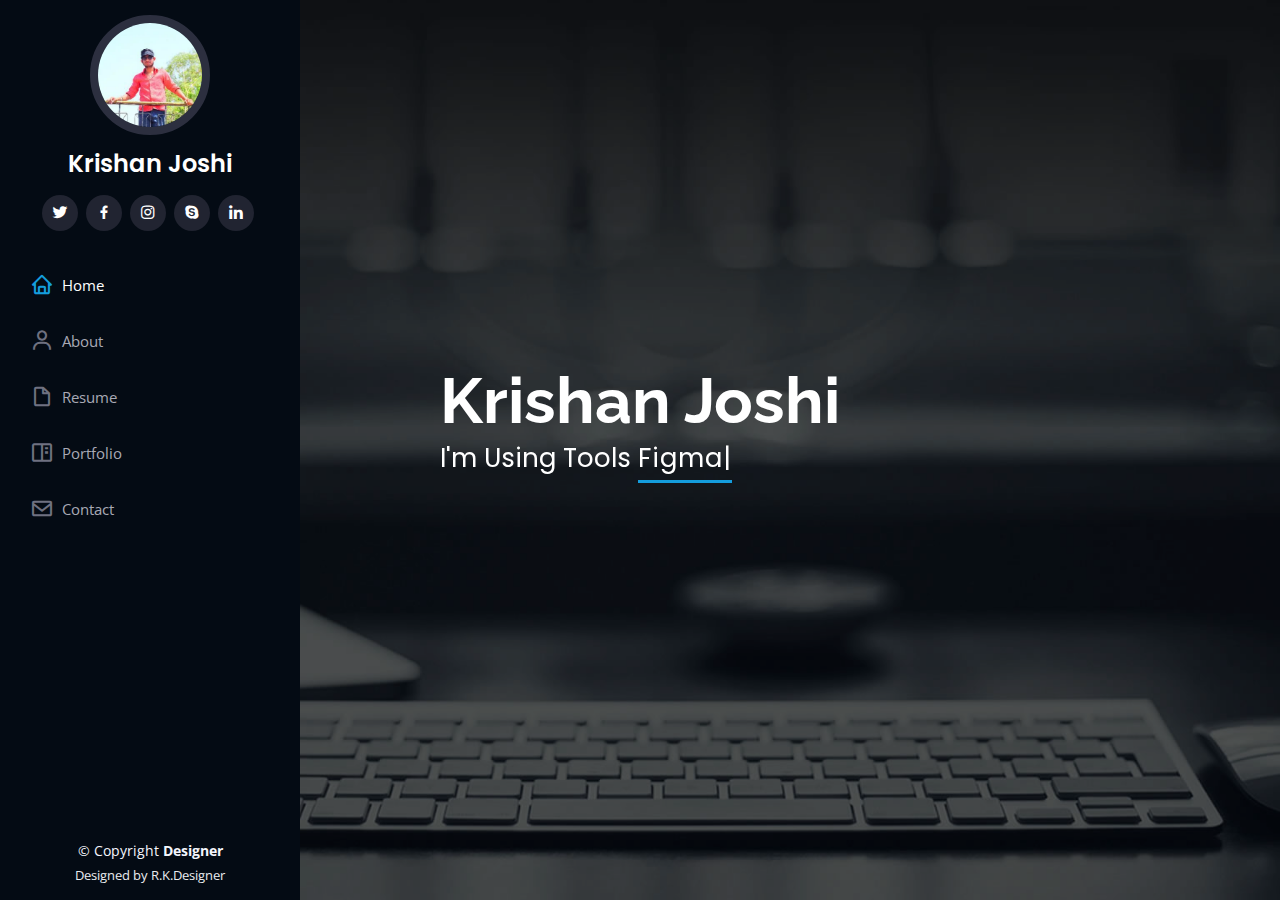
<file: index.html>
<!DOCTYPE html>
<html lang="en">

<head>
    <meta charset="utf-8">
    <meta content="width=device-width, initial-scale=1.0" name="viewport">

    <title>R.K.Designer-Index</title>
    <meta content="" name="description">
    <meta content="" name="keywords">

    <!-- Favicons -->
    <!-- <link href="assets/img/favicon.png" rel="icon">
    <link href="assets/img/apple-touch-icon.png" rel="apple-touch-icon"> -->

    <!-- Google Fonts -->
    <link href="https://fonts.googleapis.com/css?family=Open+Sans:300,300i,400,400i,600,600i,700,700i|Raleway:300,300i,400,400i,500,500i,600,600i,700,700i|Poppins:300,300i,400,400i,500,500i,600,600i,700,700i" rel="stylesheet">

    <!-- Vendor CSS Files -->
    <link href="assets/vendor/aos/aos.css" rel="stylesheet">
    <link href="assets/vendor/bootstrap/css/bootstrap.min.css" rel="stylesheet">
    <link href="assets/vendor/bootstrap-icons/bootstrap-icons.css" rel="stylesheet">
    <link href="assets/vendor/boxicons/css/boxicons.min.css" rel="stylesheet">
    <link href="assets/vendor/glightbox/css/glightbox.min.css" rel="stylesheet">
    <link href="assets/vendor/swiper/swiper-bundle.min.css" rel="stylesheet">
    <link href="assets/css/style.css" rel="stylesheet">

</head>

<body>

    <!-- ======= Mobile nav toggle button ======= -->
    <i class="bi bi-list mobile-nav-toggle d-xl-none"></i>

    <!-- ======= Header ======= -->
    <header id="header">
        <div class="d-flex flex-column">

            <div class="profile">
                <img src="assets/img/profile-img.jpg" alt="" class="img-fluid rounded-circle">
                <h1 class="text-light"><a href="index.html">Krishan Joshi</a></h1>
                <div class="social-links mt-3 text-center">
                    <a href="#" class="twitter"><i class="bx bxl-twitter"></i></a>
                    <a href="#" class="facebook"><i class="bx bxl-facebook"></i></a>
                    <a href="#" class="instagram"><i class="bx bxl-instagram"></i></a>
                    <a href="#" class="google-plus"><i class="bx bxl-skype"></i></a>
                    <a href="#" class="linkedin"><i class="bx bxl-linkedin"></i></a>
                </div>
            </div>

            <nav id="navbar" class="nav-menu navbar">
                <ul>
                    <li><a href="index.html" class="nav-link scrollto active"><i class="bx bx-home"></i> <span>Home</span></a></li>
                    <li><a href="About.html" class="nav-link scrollto"><i class="bx bx-user"></i> <span>About</span></a></li>
                    <li><a href="Resume.html" class="nav-link scrollto"><i class="bx bx-file-blank"></i> <span>Resume</span></a></li>
                    <li><a href="Portfolio.html" class="nav-link scrollto"><i class="bx bx-book-content"></i> <span>Portfolio</span></a></li>
                    <!-- <li><a href="Services.html" class="nav-link scrollto"><i class="bx bx-server"></i> <span>Services</span></a></li> -->
                    <li><a href="Contact.html" class="nav-link scrollto"><i class="bx bx-envelope"></i> <span>Contact</span></a></li>
                </ul>
            </nav>
            <!-- .nav-menu -->
        </div>
    </header>
    <!-- End Header -->

    <!-- ======= Hero Section ======= -->
    <section id="hero" class="d-flex flex-column justify-content-center align-items-center">
        <div class="hero-container" data-aos="fade-in">
            <h1>Krishan Joshi</h1>
            <!-- <p>I'm <span class="typed" data-typed-items="Designer"></span></p> -->
            <p>I'm Using Tools <span class="typed" data-typed-items="Figma, Adobe XD, Adobe Photoshop , Adobe illustrator,HTML, CSS , Bootstrap"></span></p>
        </div>
    </section>
    <!-- End Hero -->

    <main id="main">

    </main>
    <!-- End #main -->

    <!-- ======= Footer ======= -->
    <footer id="footer">
        <div class="container">
            <div class="copyright">
                &copy; Copyright <strong><span>Designer</span></strong>
            </div>
            <div class="credits">
                Designed by R.K.Designer</a>
            </div>
        </div>
    </footer>
    <!-- End  Footer -->

    <a href="#" class="back-to-top d-flex align-items-center justify-content-center"><i class="bi bi-arrow-up-short"></i></a>

    <!-- Vendor JS Files -->
    <script src="assets/vendor/aos/aos.js"></script>
    <script src="assets/vendor/bootstrap/js/bootstrap.bundle.min.js"></script>
    <script src="assets/vendor/glightbox/js/glightbox.min.js"></script>
    <script src="assets/vendor/isotope-layout/isotope.pkgd.min.js"></script>
    <script src="assets/vendor/php-email-form/validate.js"></script>
    <script src="assets/vendor/purecounter/purecounter.js"></script>
    <script src="assets/vendor/swiper/swiper-bundle.min.js"></script>
    <script src="assets/vendor/typed.js/typed.min.js"></script>
    <script src="assets/vendor/waypoints/noframework.waypoints.js"></script>

    <!-- Template Main JS File -->
    <script src="assets/js/main.js"></script>

</body>

</html>
</file>
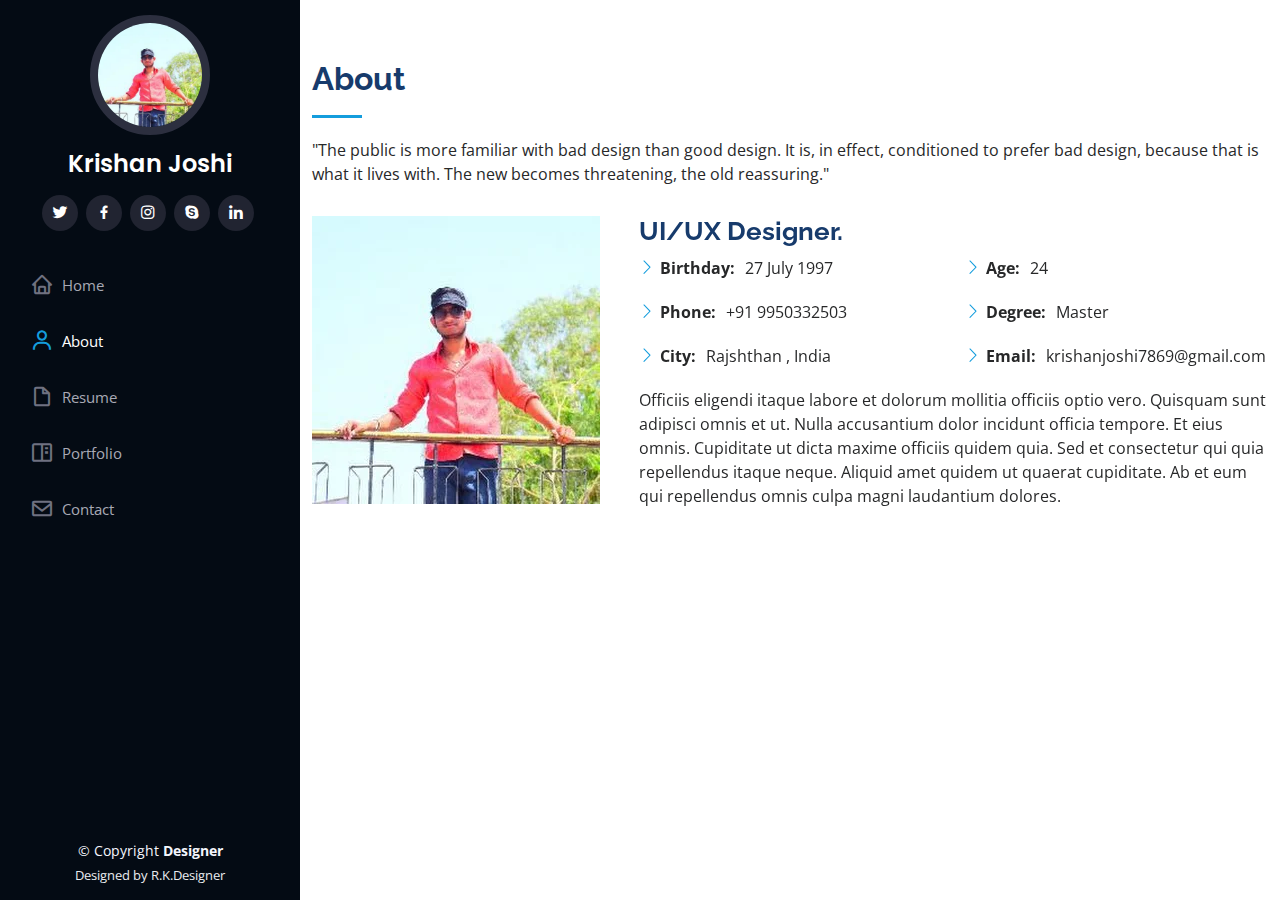
<file: About.html>
<!DOCTYPE html>
<html lang="en">

<head>
    <meta charset="utf-8">
    <meta content="width=device-width, initial-scale=1.0" name="viewport">

    <title>R.K.Designer-About-Us</title>
    <meta content="" name="description">
    <meta content="" name="keywords">

    <!-- Favicons -->
    <!-- <link href="assets/img/favicon.png" rel="icon">
    <link href="assets/img/apple-touch-icon.png" rel="apple-touch-icon"> -->

    <!-- Google Fonts -->
    <link href="https://fonts.googleapis.com/css?family=Open+Sans:300,300i,400,400i,600,600i,700,700i|Raleway:300,300i,400,400i,500,500i,600,600i,700,700i|Poppins:300,300i,400,400i,500,500i,600,600i,700,700i" rel="stylesheet">

    <!-- Vendor CSS Files -->
    <link href="assets/vendor/aos/aos.css" rel="stylesheet">
    <link href="assets/vendor/bootstrap/css/bootstrap.min.css" rel="stylesheet">
    <link href="assets/vendor/bootstrap-icons/bootstrap-icons.css" rel="stylesheet">
    <link href="assets/vendor/boxicons/css/boxicons.min.css" rel="stylesheet">
    <link href="assets/vendor/glightbox/css/glightbox.min.css" rel="stylesheet">
    <link href="assets/vendor/swiper/swiper-bundle.min.css" rel="stylesheet">

    <!-- Template Main CSS File -->
    <link href="assets/css/style.css" rel="stylesheet">

</head>

<body>

    <!-- ======= Mobile nav toggle button ======= -->
    <i class="bi bi-list mobile-nav-toggle d-xl-none"></i>

    <!-- ======= Header ======= -->
    <header id="header">
        <div class="d-flex flex-column">

            <div class="profile">
                <img src="assets/img/profile-img.jpg" alt="" class="img-fluid rounded-circle">
                <h1 class="text-light"><a href="index.html">Krishan Joshi</a></h1>
                <div class="social-links mt-3 text-center">
                    <a href="#" class="twitter"><i class="bx bxl-twitter"></i></a>
                    <a href="#" class="facebook"><i class="bx bxl-facebook"></i></a>
                    <a href="#" class="instagram"><i class="bx bxl-instagram"></i></a>
                    <a href="#" class="google-plus"><i class="bx bxl-skype"></i></a>
                    <a href="#" class="linkedin"><i class="bx bxl-linkedin"></i></a>
                </div>
            </div>

            <nav id="navbar" class="nav-menu navbar">
                <ul>
                    <li><a href="index.html" class="nav-link scrollto "><i class="bx bx-home"></i> <span>Home</span></a></li>
                    <li><a href="About.html" class="nav-link scrollto active"><i class="bx bx-user"></i> <span>About</span></a></li>
                    <li><a href="Resume.html" class="nav-link scrollto"><i class="bx bx-file-blank"></i> <span>Resume</span></a></li>
                    <li><a href="Portfolio.html" class="nav-link scrollto"><i class="bx bx-book-content"></i> <span>Portfolio</span></a></li>
                    <!-- <li><a href="Services.html" class="nav-link scrollto"><i class="bx bx-server"></i> <span>Services</span></a></li> -->
                    <li><a href="Contact.html" class="nav-link scrollto"><i class="bx bx-envelope"></i> <span>Contact</span></a></li>
                </ul>
            </nav>
            <!-- .nav-menu -->
        </div>
    </header>
    <!-- End Header -->

    <main id="main">

        <!-- ======= About Section ======= -->
        <section id="about" class="about">
            <div class="container">

                <div class="section-title">
                    <h2>About</h2>
                    <p>"The public is more familiar with bad design than good design. It is, in effect, conditioned to prefer bad design, because that is what it lives with. The new becomes threatening, the old reassuring."</p>
                </div>

                <div class="row">
                    <div class="col-lg-4" data-aos="fade-right">
                        <img src="assets/img/kissu.webp" class="img-fluid" alt="">
                    </div>
                    <div class="col-lg-8 pt-4 pt-lg-0 content" data-aos="fade-left">
                        <h3>UI/UX Designer.</h3>
                        <!-- <p class="fst-italic">
                            Lorem ipsum dolor sit amet, consectetur adipiscing elit, sed do eiusmod tempor incididunt ut labore et dolore magna aliqua.
                        </p> -->
                        <div class="row">
                            <div class="col-lg-6">
                                <ul>
                                    <li><i class="bi bi-chevron-right"></i> <strong>Birthday:</strong> <span>27 July 1997</span></li>
                                    <!-- <li><i class="bi bi-chevron-right"></i> <strong>Website:</strong> <span>www.example.com</span></li> -->
                                    <li><i class="bi bi-chevron-right"></i> <strong>Phone:</strong> <span> +91 9950332503</span></li>
                                    <li><i class="bi bi-chevron-right"></i> <strong>City:</strong> <span>Rajshthan , India</span></li>
                                </ul>
                            </div>
                            <div class="col-lg-6">
                                <ul>
                                    <li><i class="bi bi-chevron-right"></i> <strong>Age:</strong> <span>24</span></li>
                                    <li><i class="bi bi-chevron-right"></i> <strong>Degree:</strong> <span>Master</span></li>
                                    <li><i class="bi bi-chevron-right"></i><strong>Email:</strong> <span>krishanjoshi7869@gmail.com</span></li>
                                    <!-- <li><i class="bi bi-chevron-right"></i> <strong>Freelance:</strong> <span>Available</span></li> -->
                                </ul>
                            </div>
                        </div>
                        <p>
                            Officiis eligendi itaque labore et dolorum mollitia officiis optio vero. Quisquam sunt adipisci omnis et ut. Nulla accusantium dolor incidunt officia tempore. Et eius omnis. Cupiditate ut dicta maxime officiis quidem quia. Sed et consectetur qui quia
                            repellendus itaque neque. Aliquid amet quidem ut quaerat cupiditate. Ab et eum qui repellendus omnis culpa magni laudantium dolores.
                        </p>
                    </div>
                </div>

            </div>
        </section>
        <!-- End About Section -->

    </main>
    <!-- End #main -->

    <!-- ======= Footer ======= -->
    <footer id="footer">
        <div class="container">
            <div class="copyright">
                &copy; Copyright <strong><span>Designer</span></strong>
            </div>
            <div class="credits">
                Designed by R.K.Designer</a>
            </div>
        </div>
    </footer>
    <!-- End  Footer -->

    <a href="#" class="back-to-top d-flex align-items-center justify-content-center"><i class="bi bi-arrow-up-short"></i></a>

    <!-- Vendor JS Files -->
    <script src="assets/vendor/aos/aos.js"></script>
    <script src="assets/vendor/bootstrap/js/bootstrap.bundle.min.js"></script>
    <script src="assets/vendor/glightbox/js/glightbox.min.js"></script>
    <script src="assets/vendor/isotope-layout/isotope.pkgd.min.js"></script>
    <script src="assets/vendor/php-email-form/validate.js"></script>
    <script src="assets/vendor/purecounter/purecounter.js"></script>
    <script src="assets/vendor/swiper/swiper-bundle.min.js"></script>
    <script src="assets/vendor/typed.js/typed.min.js"></script>
    <script src="assets/vendor/waypoints/noframework.waypoints.js"></script>

    <!-- Template Main JS File -->
    <script src="assets/js/main.js"></script>

</body>

</html>
</file>
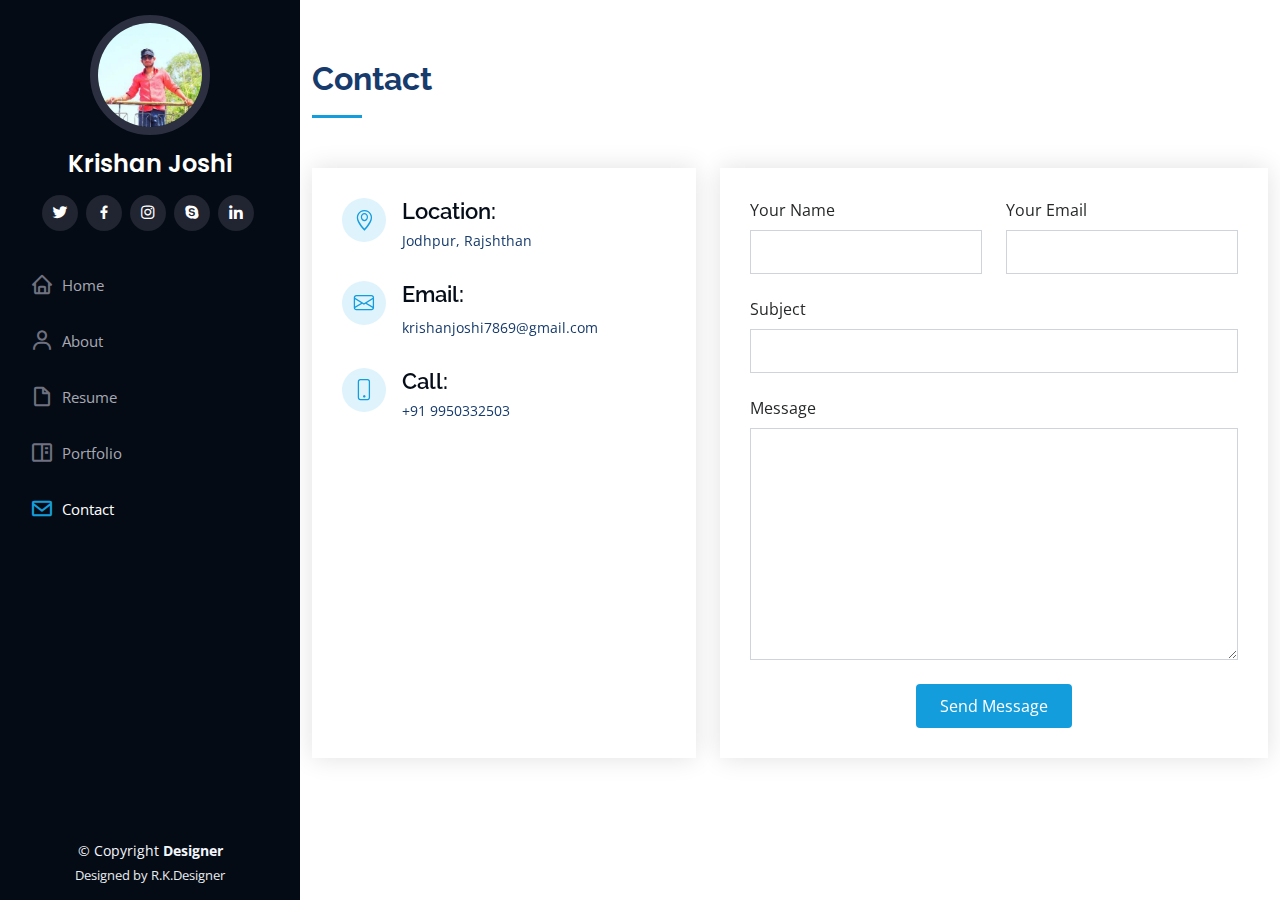
<file: Contact.html>
<!DOCTYPE html>
<html lang="en">

<head>
    <meta charset="utf-8">
    <meta content="width=device-width, initial-scale=1.0" name="viewport">

    <title>R.K.Designer-contact-us</title>
    <meta content="" name="description">
    <meta content="" name="keywords">

    <!-- Favicons -->
    <!-- <link href="assets/img/favicon.png" rel="icon">
    <link href="assets/img/apple-touch-icon.png" rel="apple-touch-icon"> -->

    <!-- Google Fonts -->
    <link href="https://fonts.googleapis.com/css?family=Open+Sans:300,300i,400,400i,600,600i,700,700i|Raleway:300,300i,400,400i,500,500i,600,600i,700,700i|Poppins:300,300i,400,400i,500,500i,600,600i,700,700i" rel="stylesheet">

    <!-- Vendor CSS Files -->
    <link href="assets/vendor/aos/aos.css" rel="stylesheet">
    <link href="assets/vendor/bootstrap/css/bootstrap.min.css" rel="stylesheet">
    <link href="assets/vendor/bootstrap-icons/bootstrap-icons.css" rel="stylesheet">
    <link href="assets/vendor/boxicons/css/boxicons.min.css" rel="stylesheet">
    <link href="assets/vendor/glightbox/css/glightbox.min.css" rel="stylesheet">
    <link href="assets/vendor/swiper/swiper-bundle.min.css" rel="stylesheet">
    <link href="assets/css/style.css" rel="stylesheet">
    <style>

    </style>
</head>

<body>

    <!-- ======= Mobile nav toggle button ======= -->
    <i class="bi bi-list mobile-nav-toggle d-xl-none"></i>

    <!-- ======= Header ======= -->
    <header id="header" class="header">
        <div class="d-flex flex-column">

            <div class="profile">
                <img src="assets/img/profile-img.jpg" alt="" class="img-fluid rounded-circle">
                <h1 class="text-light"><a href="index.html">Krishan Joshi</a></h1>
                <div class="social-links mt-3 text-center">
                    <a href="#" class="twitter"><i class="bx bxl-twitter"></i></a>
                    <a href="#" class="facebook"><i class="bx bxl-facebook"></i></a>
                    <a href="#" class="instagram"><i class="bx bxl-instagram"></i></a>
                    <a href="#" class="google-plus"><i class="bx bxl-skype"></i></a>
                    <a href="#" class="linkedin"><i class="bx bxl-linkedin"></i></a>
                </div>
            </div>

            <nav id="navbar" class="nav-menu navbar">
                <ul>
                    <li><a href="index.html" class="nav-link scrollto "><i class="bx bx-home"></i> <span>Home</span></a></li>
                    <li><a href="About.html" class="nav-link scrollto"><i class="bx bx-user"></i> <span>About</span></a></li>
                    <li><a href="Resume.html" class="nav-link scrollto"><i class="bx bx-file-blank"></i> <span>Resume</span></a></li>
                    <li><a href="Portfolio.html" class="nav-link scrollto"><i class="bx bx-book-content"></i> <span>Portfolio</span></a></li>
                    <!-- <li><a href="Services.html" class="nav-link scrollto"><i class="bx bx-server"></i> <span>Services</span></a></li> -->
                    <li><a href="Contact.html" class="nav-link scrollto active"><i class="bx bx-envelope"></i> <span>Contact</span></a></li>
                </ul>
            </nav>

            <!-- .nav-menu -->
        </div>
    </header>
    <!-- End Header -->



    <main id="main">

        <!-- ======= Contact Section ======= -->
        <section id="contact" class="contact">
            <div class="container">

                <div class="section-title">
                    <h2>Contact</h2>
                    <!-- <p>Magnam dolores commodi suscipit. Necessitatibus eius consequatur ex aliquid fuga eum quidem. Sit sint consectetur velit. Quisquam quos quisquam cupiditate. Et nemo qui impedit suscipit alias ea. Quia fugiat sit in iste officiis commodi
                        quidem hic quas.</p> -->
                </div>

                <div class="row" data-aos="fade-in">

                    <div class="col-lg-5 d-flex align-items-stretch">
                        <div class="info">
                            <div class="address">
                                <i class="bi bi-geo-alt"></i>
                                <h4>Location:</h4>
                                <p>Jodhpur, Rajshthan</p>
                            </div>

                            <div class="email">
                                <i class="bi bi-envelope"></i>
                                <h4>Email:</h4>
                                <p>krishanjoshi7869@gmail.com</p>
                            </div>

                            <div class="phone">
                                <i class="bi bi-phone"></i>
                                <h4>Call:</h4>
                                <p>+91 9950332503</p>
                            </div>

                            <!-- <iframe src="https://www.google.com/maps/embed?pb=!1m14!1m8!1m3!1d12097.433213460943!2d-74.0062269!3d40.7101282!3m2!1i1024!2i768!4f13.1!3m3!1m2!1s0x0%3A0xb89d1fe6bc499443!2sDowntown+Conference+Center!5e0!3m2!1smk!2sbg!4v1539943755621" frameborder="0"
                                style="border:0; width: 100%; height: 290px;" allowfullscreen></iframe> -->
                        </div>

                    </div>

                    <div class="col-lg-7 mt-5 mt-lg-0 d-flex align-items-stretch">
                        <form action="forms/contact.php" method="post" role="form" class="php-email-form">
                            <div class="row">
                                <div class="form-group col-md-6">
                                    <label for="name">Your Name</label>
                                    <input type="text" name="name" class="form-control" id="name" required>
                                </div>
                                <div class="form-group col-md-6">
                                    <label for="name">Your Email</label>
                                    <input type="email" class="form-control" name="email" id="email" required>
                                </div>
                            </div>
                            <div class="form-group">
                                <label for="name">Subject</label>
                                <input type="text" class="form-control" name="subject" id="subject" required>
                            </div>
                            <div class="form-group">
                                <label for="name">Message</label>
                                <textarea class="form-control" name="message" rows="10" required></textarea>
                            </div>
                            <div class="my-3">
                                <div class="loading">Loading</div>
                                <div class="error-message"></div>
                                <div class="sent-message">Your message has been sent. Thank you!</div>
                            </div>
                            <div class="text-center"><button type="submit">Send Message</button></div>
                        </form>
                    </div>

                </div>

            </div>
        </section>
        <!-- End Contact Section -->

    </main>
    <!-- End #main -->

    <!-- ======= Footer ======= -->
    <footer id="footer">
        <div class="container">
            <div class="copyright">
                &copy; Copyright <strong><span>Designer</span></strong>
            </div>
            <div class="credits">
                Designed by R.K.Designer</a>
            </div>
        </div>
    </footer>
    <!-- End  Footer -->

    <a href="#" class="back-to-top d-flex align-items-center justify-content-center"><i class="bi bi-arrow-up-short"></i></a>

    <!-- Vendor JS Files -->
    <script src="assets/vendor/aos/aos.js"></script>
    <script src="assets/vendor/bootstrap/js/bootstrap.bundle.min.js"></script>
    <script src="assets/vendor/glightbox/js/glightbox.min.js"></script>
    <script src="assets/vendor/isotope-layout/isotope.pkgd.min.js"></script>
    <script src="assets/vendor/php-email-form/validate.js"></script>
    <script src="assets/vendor/purecounter/purecounter.js"></script>
    <script src="assets/vendor/swiper/swiper-bundle.min.js"></script>
    <script src="assets/vendor/typed.js/typed.min.js"></script>
    <script src="assets/vendor/waypoints/noframework.waypoints.js"></script>

    <!-- Template Main JS File -->
    <script src="assets/js/main.js"></script>

</body>

</html>
</file>
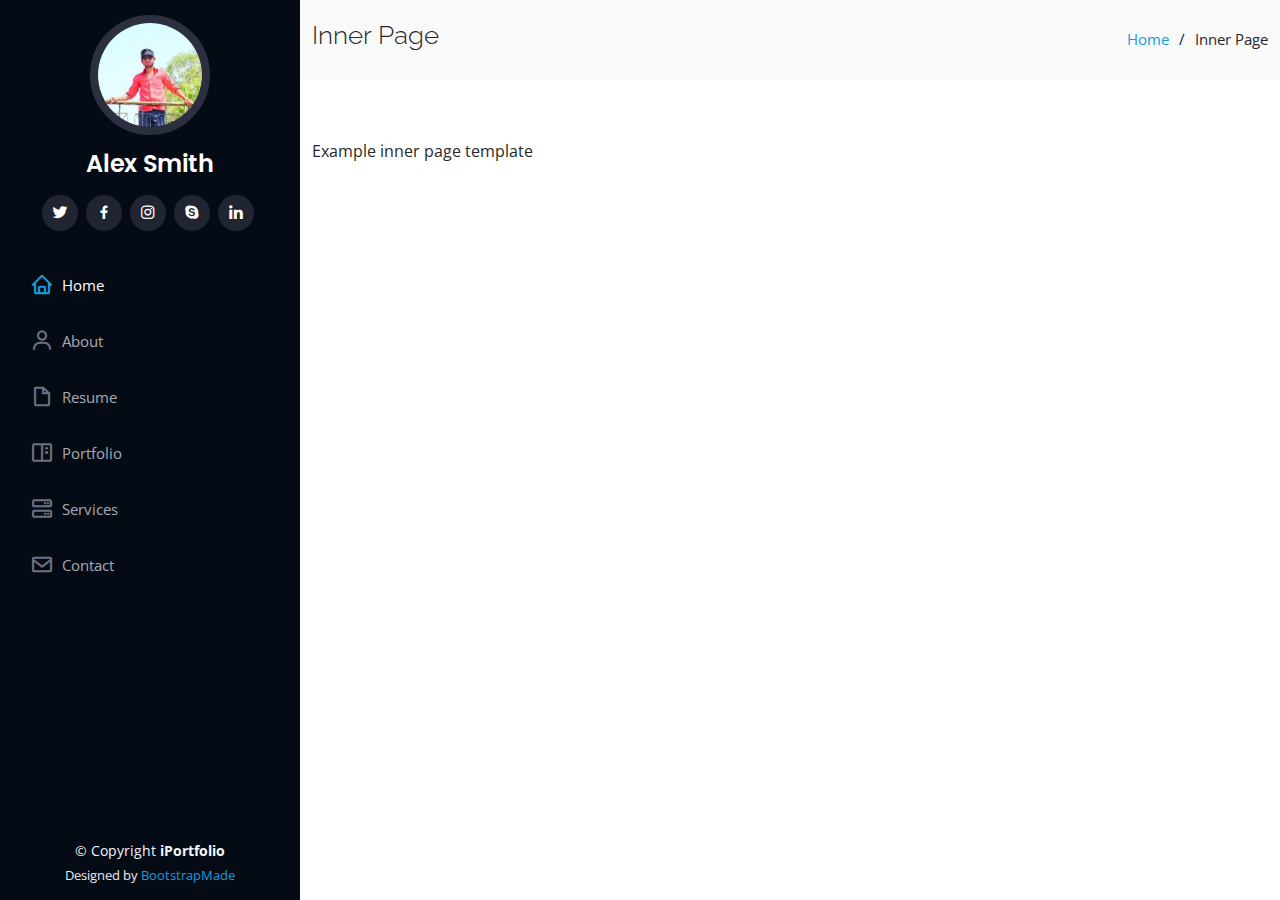
<file: inner-page.html>
<!DOCTYPE html>
<html lang="en">

<head>
  <meta charset="utf-8">
  <meta content="width=device-width, initial-scale=1.0" name="viewport">

  <title>Inner Page - iPortfolio Bootstrap Template</title>
  <meta content="" name="description">
  <meta content="" name="keywords">

  <!-- Favicons -->
  <link href="assets/img/favicon.png" rel="icon">
  <link href="assets/img/apple-touch-icon.png" rel="apple-touch-icon">

  <!-- Google Fonts -->
  <link href="https://fonts.googleapis.com/css?family=Open+Sans:300,300i,400,400i,600,600i,700,700i|Raleway:300,300i,400,400i,500,500i,600,600i,700,700i|Poppins:300,300i,400,400i,500,500i,600,600i,700,700i" rel="stylesheet">

  <!-- Vendor CSS Files -->
  <link href="assets/vendor/aos/aos.css" rel="stylesheet">
  <link href="assets/vendor/bootstrap/css/bootstrap.min.css" rel="stylesheet">
  <link href="assets/vendor/bootstrap-icons/bootstrap-icons.css" rel="stylesheet">
  <link href="assets/vendor/boxicons/css/boxicons.min.css" rel="stylesheet">
  <link href="assets/vendor/glightbox/css/glightbox.min.css" rel="stylesheet">
  <link href="assets/vendor/swiper/swiper-bundle.min.css" rel="stylesheet">

  <!-- Template Main CSS File -->
  <link href="assets/css/style.css" rel="stylesheet">

  <!-- =======================================================
  * Template Name: iPortfolio - v3.3.0
  * Template URL: https://bootstrapmade.com/iportfolio-bootstrap-portfolio-websites-template/
  * Author: BootstrapMade.com
  * License: https://bootstrapmade.com/license/
  ======================================================== -->
</head>

<body>

  <!-- ======= Mobile nav toggle button ======= -->
  <i class="bi bi-list mobile-nav-toggle d-xl-none"></i>

  <!-- ======= Header ======= -->
  <header id="header">
    <div class="d-flex flex-column">

      <div class="profile">
        <img src="assets/img/profile-img.jpg" alt="" class="img-fluid rounded-circle">
        <h1 class="text-light"><a href="index.html">Alex Smith</a></h1>
        <div class="social-links mt-3 text-center">
          <a href="#" class="twitter"><i class="bx bxl-twitter"></i></a>
          <a href="#" class="facebook"><i class="bx bxl-facebook"></i></a>
          <a href="#" class="instagram"><i class="bx bxl-instagram"></i></a>
          <a href="#" class="google-plus"><i class="bx bxl-skype"></i></a>
          <a href="#" class="linkedin"><i class="bx bxl-linkedin"></i></a>
        </div>
      </div>

      <nav id="navbar" class="nav-menu navbar">
        <ul>
          <li><a href="#hero" class="nav-link scrollto active"><i class="bx bx-home"></i> <span>Home</span></a></li>
          <li><a href="#about" class="nav-link scrollto"><i class="bx bx-user"></i> <span>About</span></a></li>
          <li><a href="#resume" class="nav-link scrollto"><i class="bx bx-file-blank"></i> <span>Resume</span></a></li>
          <li><a href="#portfolio" class="nav-link scrollto"><i class="bx bx-book-content"></i> <span>Portfolio</span></a></li>
          <li><a href="#services" class="nav-link scrollto"><i class="bx bx-server"></i> <span>Services</span></a></li>
          <li><a href="#contact" class="nav-link scrollto"><i class="bx bx-envelope"></i> <span>Contact</span></a></li>
        </ul>
      </nav><!-- .nav-menu -->
    </div>
  </header><!-- End Header -->

  <main id="main">

    <!-- ======= Breadcrumbs ======= -->
    <section class="breadcrumbs">
      <div class="container">

        <div class="d-flex justify-content-between align-items-center">
          <h2>Inner Page</h2>
          <ol>
            <li><a href="index.html">Home</a></li>
            <li>Inner Page</li>
          </ol>
        </div>

      </div>
    </section><!-- End Breadcrumbs -->

    <section class="inner-page">
      <div class="container">
        <p>
          Example inner page template
        </p>
      </div>
    </section>

  </main><!-- End #main -->

  <!-- ======= Footer ======= -->
  <footer id="footer">
    <div class="container">
      <div class="copyright">
        &copy; Copyright <strong><span>iPortfolio</span></strong>
      </div>
      <div class="credits">
        <!-- All the links in the footer should remain intact. -->
        <!-- You can delete the links only if you purchased the pro version. -->
        <!-- Licensing information: https://bootstrapmade.com/license/ -->
        <!-- Purchase the pro version with working PHP/AJAX contact form: https://bootstrapmade.com/iportfolio-bootstrap-portfolio-websites-template/ -->
        Designed by <a href="https://bootstrapmade.com/">BootstrapMade</a>
      </div>
    </div>
  </footer><!-- End  Footer -->

  <a href="#" class="back-to-top d-flex align-items-center justify-content-center"><i class="bi bi-arrow-up-short"></i></a>

  <!-- Vendor JS Files -->
  <script src="assets/vendor/aos/aos.js"></script>
  <script src="assets/vendor/bootstrap/js/bootstrap.bundle.min.js"></script>
  <script src="assets/vendor/glightbox/js/glightbox.min.js"></script>
  <script src="assets/vendor/isotope-layout/isotope.pkgd.min.js"></script>
  <script src="assets/vendor/php-email-form/validate.js"></script>
  <script src="assets/vendor/purecounter/purecounter.js"></script>
  <script src="assets/vendor/swiper/swiper-bundle.min.js"></script>
  <script src="assets/vendor/typed.js/typed.min.js"></script>
  <script src="assets/vendor/waypoints/noframework.waypoints.js"></script>

  <!-- Template Main JS File -->
  <script src="assets/js/main.js"></script>

</body>

</html>
</file>
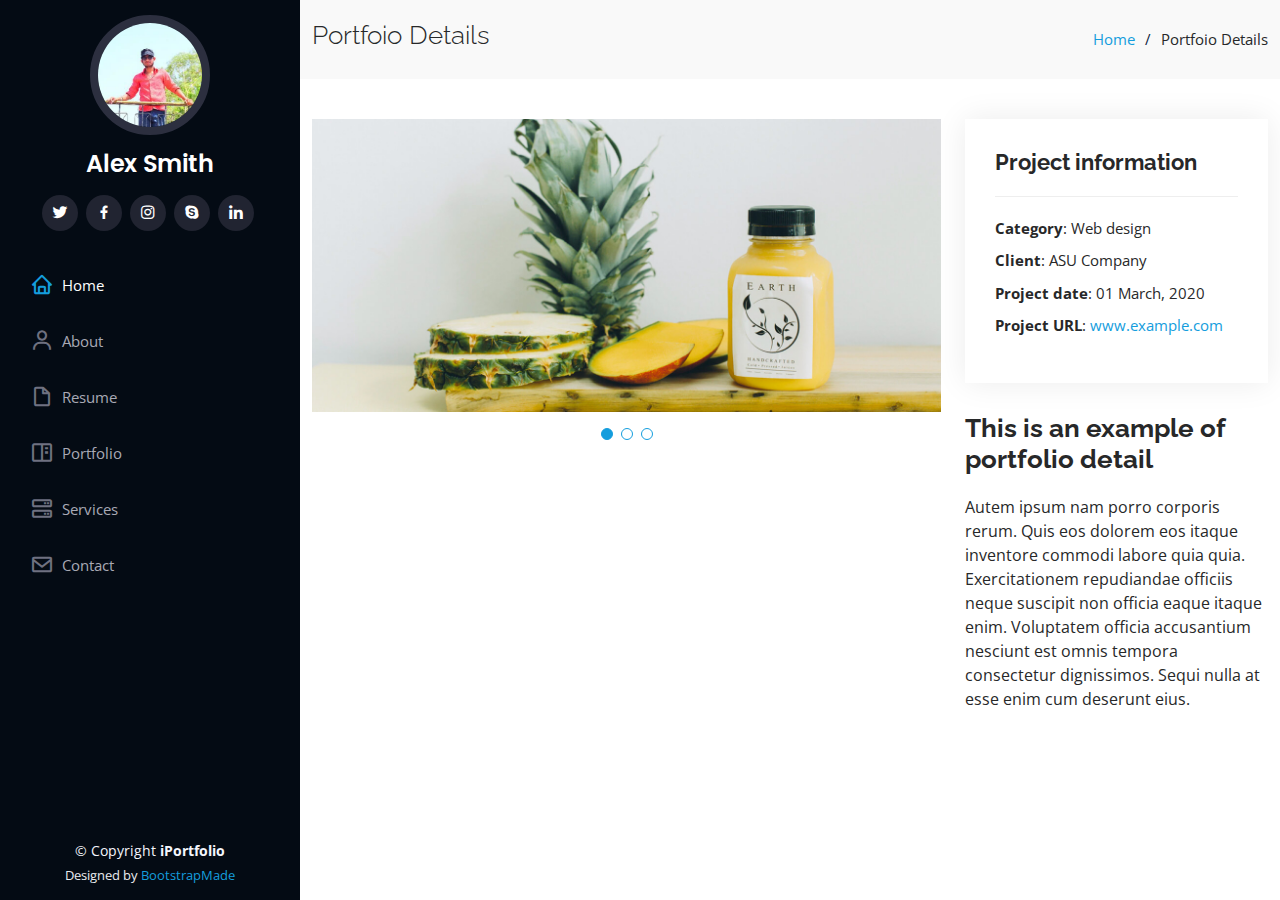
<file: portfolio-details.html>
<!DOCTYPE html>
<html lang="en">

<head>
  <meta charset="utf-8">
  <meta content="width=device-width, initial-scale=1.0" name="viewport">

  <title>Portfolio Details - iPortfolio Bootstrap Template</title>
  <meta content="" name="description">
  <meta content="" name="keywords">

  <!-- Favicons -->
  <link href="assets/img/favicon.png" rel="icon">
  <link href="assets/img/apple-touch-icon.png" rel="apple-touch-icon">

  <!-- Google Fonts -->
  <link href="https://fonts.googleapis.com/css?family=Open+Sans:300,300i,400,400i,600,600i,700,700i|Raleway:300,300i,400,400i,500,500i,600,600i,700,700i|Poppins:300,300i,400,400i,500,500i,600,600i,700,700i" rel="stylesheet">

  <!-- Vendor CSS Files -->
  <link href="assets/vendor/aos/aos.css" rel="stylesheet">
  <link href="assets/vendor/bootstrap/css/bootstrap.min.css" rel="stylesheet">
  <link href="assets/vendor/bootstrap-icons/bootstrap-icons.css" rel="stylesheet">
  <link href="assets/vendor/boxicons/css/boxicons.min.css" rel="stylesheet">
  <link href="assets/vendor/glightbox/css/glightbox.min.css" rel="stylesheet">
  <link href="assets/vendor/swiper/swiper-bundle.min.css" rel="stylesheet">

  <!-- Template Main CSS File -->
  <link href="assets/css/style.css" rel="stylesheet">

  <!-- =======================================================
  * Template Name: iPortfolio - v3.3.0
  * Template URL: https://bootstrapmade.com/iportfolio-bootstrap-portfolio-websites-template/
  * Author: BootstrapMade.com
  * License: https://bootstrapmade.com/license/
  ======================================================== -->
</head>

<body>

  <!-- ======= Mobile nav toggle button ======= -->
  <i class="bi bi-list mobile-nav-toggle d-xl-none"></i>

  <!-- ======= Header ======= -->
  <header id="header">
    <div class="d-flex flex-column">

      <div class="profile">
        <img src="assets/img/profile-img.jpg" alt="" class="img-fluid rounded-circle">
        <h1 class="text-light"><a href="index.html">Alex Smith</a></h1>
        <div class="social-links mt-3 text-center">
          <a href="#" class="twitter"><i class="bx bxl-twitter"></i></a>
          <a href="#" class="facebook"><i class="bx bxl-facebook"></i></a>
          <a href="#" class="instagram"><i class="bx bxl-instagram"></i></a>
          <a href="#" class="google-plus"><i class="bx bxl-skype"></i></a>
          <a href="#" class="linkedin"><i class="bx bxl-linkedin"></i></a>
        </div>
      </div>

      <nav id="navbar" class="nav-menu navbar">
        <ul>
          <li><a href="#hero" class="nav-link scrollto active"><i class="bx bx-home"></i> <span>Home</span></a></li>
          <li><a href="#about" class="nav-link scrollto"><i class="bx bx-user"></i> <span>About</span></a></li>
          <li><a href="#resume" class="nav-link scrollto"><i class="bx bx-file-blank"></i> <span>Resume</span></a></li>
          <li><a href="#portfolio" class="nav-link scrollto"><i class="bx bx-book-content"></i> <span>Portfolio</span></a></li>
          <li><a href="#services" class="nav-link scrollto"><i class="bx bx-server"></i> <span>Services</span></a></li>
          <li><a href="#contact" class="nav-link scrollto"><i class="bx bx-envelope"></i> <span>Contact</span></a></li>
        </ul>
      </nav><!-- .nav-menu -->
    </div>
  </header><!-- End Header -->

  <main id="main">

    <!-- ======= Breadcrumbs ======= -->
    <section id="breadcrumbs" class="breadcrumbs">
      <div class="container">

        <div class="d-flex justify-content-between align-items-center">
          <h2>Portfoio Details</h2>
          <ol>
            <li><a href="index.html">Home</a></li>
            <li>Portfoio Details</li>
          </ol>
        </div>

      </div>
    </section><!-- End Breadcrumbs -->

    <!-- ======= Portfolio Details Section ======= -->
    <section id="portfolio-details" class="portfolio-details">
      <div class="container">

        <div class="row gy-4">

          <div class="col-lg-8">
            <div class="portfolio-details-slider swiper-container">
              <div class="swiper-wrapper align-items-center">

                <div class="swiper-slide">
                  <img src="assets/img/portfolio/portfolio-details-1.jpg" alt="">
                </div>

                <div class="swiper-slide">
                  <img src="assets/img/portfolio/portfolio-details-2.jpg" alt="">
                </div>

                <div class="swiper-slide">
                  <img src="assets/img/portfolio/portfolio-details-3.jpg" alt="">
                </div>

              </div>
              <div class="swiper-pagination"></div>
            </div>
          </div>

          <div class="col-lg-4">
            <div class="portfolio-info">
              <h3>Project information</h3>
              <ul>
                <li><strong>Category</strong>: Web design</li>
                <li><strong>Client</strong>: ASU Company</li>
                <li><strong>Project date</strong>: 01 March, 2020</li>
                <li><strong>Project URL</strong>: <a href="#">www.example.com</a></li>
              </ul>
            </div>
            <div class="portfolio-description">
              <h2>This is an example of portfolio detail</h2>
              <p>
                Autem ipsum nam porro corporis rerum. Quis eos dolorem eos itaque inventore commodi labore quia quia. Exercitationem repudiandae officiis neque suscipit non officia eaque itaque enim. Voluptatem officia accusantium nesciunt est omnis tempora consectetur dignissimos. Sequi nulla at esse enim cum deserunt eius.
              </p>
            </div>
          </div>

        </div>

      </div>
    </section><!-- End Portfolio Details Section -->

  </main><!-- End #main -->

  <!-- ======= Footer ======= -->
  <footer id="footer">
    <div class="container">
      <div class="copyright">
        &copy; Copyright <strong><span>iPortfolio</span></strong>
      </div>
      <div class="credits">
        <!-- All the links in the footer should remain intact. -->
        <!-- You can delete the links only if you purchased the pro version. -->
        <!-- Licensing information: https://bootstrapmade.com/license/ -->
        <!-- Purchase the pro version with working PHP/AJAX contact form: https://bootstrapmade.com/iportfolio-bootstrap-portfolio-websites-template/ -->
        Designed by <a href="https://bootstrapmade.com/">BootstrapMade</a>
      </div>
    </div>
  </footer><!-- End  Footer -->

  <a href="#" class="back-to-top d-flex align-items-center justify-content-center"><i class="bi bi-arrow-up-short"></i></a>

  <!-- Vendor JS Files -->
  <script src="assets/vendor/aos/aos.js"></script>
  <script src="assets/vendor/bootstrap/js/bootstrap.bundle.min.js"></script>
  <script src="assets/vendor/glightbox/js/glightbox.min.js"></script>
  <script src="assets/vendor/isotope-layout/isotope.pkgd.min.js"></script>
  <script src="assets/vendor/php-email-form/validate.js"></script>
  <script src="assets/vendor/purecounter/purecounter.js"></script>
  <script src="assets/vendor/swiper/swiper-bundle.min.js"></script>
  <script src="assets/vendor/typed.js/typed.min.js"></script>
  <script src="assets/vendor/waypoints/noframework.waypoints.js"></script>

  <!-- Template Main JS File -->
  <script src="assets/js/main.js"></script>

</body>

</html>
</file>
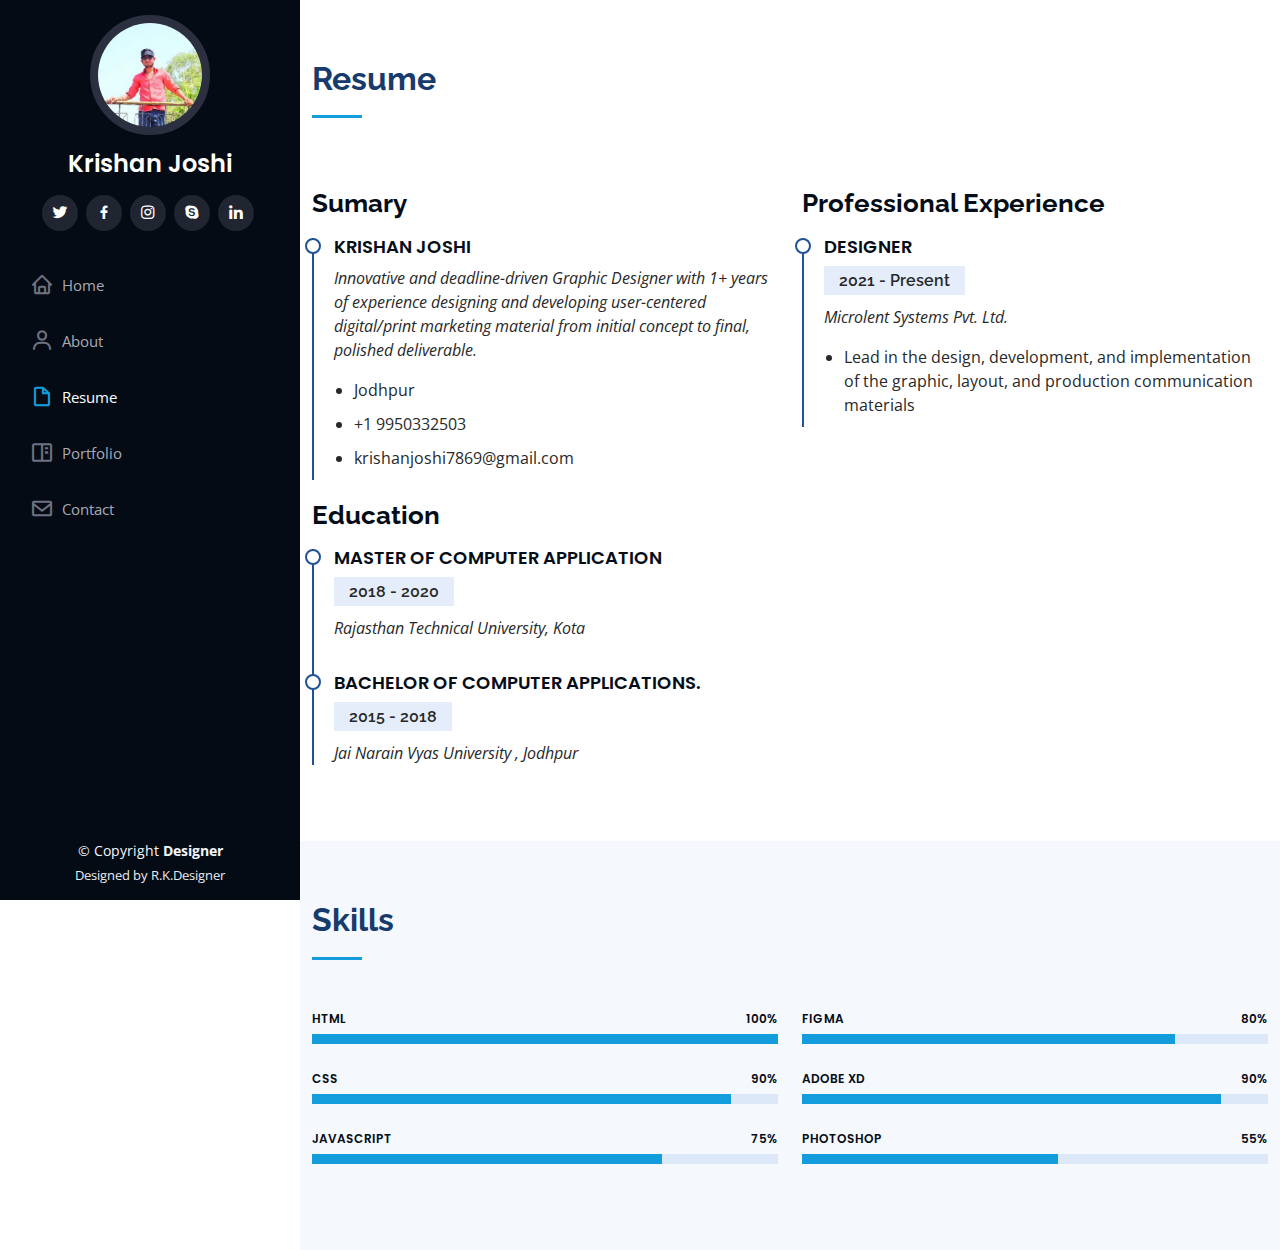
<file: Resume.html>
<!DOCTYPE html>
<html lang="en">

<head>
    <meta charset="utf-8">
    <meta content="width=device-width, initial-scale=1.0" name="viewport">

    <title>R.K.Designer-Resume</title>
    <meta content="" name="description">
    <meta content="" name="keywords">

    <!-- Favicons -->
    <!-- <link href="assets/img/favicon.png" rel="icon">
    <link href="assets/img/apple-touch-icon.png" rel="apple-touch-icon"> -->

    <!-- Google Fonts -->
    <link href="https://fonts.googleapis.com/css?family=Open+Sans:300,300i,400,400i,600,600i,700,700i|Raleway:300,300i,400,400i,500,500i,600,600i,700,700i|Poppins:300,300i,400,400i,500,500i,600,600i,700,700i" rel="stylesheet">

    <!-- Vendor CSS Files -->
    <!-- <link href="assets/vendor/aos/aos.css" rel="stylesheet"> -->
    <link href="assets/vendor/bootstrap/css/bootstrap.min.css" rel="stylesheet">
    <link href="assets/vendor/bootstrap-icons/bootstrap-icons.css" rel="stylesheet">
    <link href="assets/vendor/boxicons/css/boxicons.min.css" rel="stylesheet">
    <link href="assets/vendor/glightbox/css/glightbox.min.css" rel="stylesheet">
    <link href="assets/vendor/swiper/swiper-bundle.min.css" rel="stylesheet">
    <link href="assets/css/style.css" rel="stylesheet">


</head>

<body>

    <!-- ======= Mobile nav toggle button ======= -->
    <i class="bi bi-list mobile-nav-toggle d-xl-none"></i>

    <!-- ======= Header ======= -->
    <header id="header">
        <div class="d-flex flex-column">

            <div class="profile">
                <img src="assets/img/profile-img.jpg" alt="" class="img-fluid rounded-circle">
                <h1 class="text-light"><a href="index.html">Krishan Joshi</a></h1>
                <div class="social-links mt-3 text-center">
                    <a href="#" class="twitter"><i class="bx bxl-twitter"></i></a>
                    <a href="#" class="facebook"><i class="bx bxl-facebook"></i></a>
                    <a href="#" class="instagram"><i class="bx bxl-instagram"></i></a>
                    <a href="#" class="google-plus"><i class="bx bxl-skype"></i></a>
                    <a href="#" class="linkedin"><i class="bx bxl-linkedin"></i></a>
                </div>
            </div>

            <nav id="navbar" class="nav-menu navbar">
                <ul>
                    <li><a href="index.html" class="nav-link scrollto "><i class="bx bx-home"></i> <span>Home</span></a></li>
                    <li><a href="About.html" class="nav-link scrollto"><i class="bx bx-user"></i> <span>About</span></a></li>
                    <li><a href="Resume.html" class="nav-link scrollto active"><i class="bx bx-file-blank"></i> <span>Resume</span></a></li>
                    <li><a href="Portfolio.html" class="nav-link scrollto"><i class="bx bx-book-content"></i> <span>Portfolio</span></a></li>
                    <!-- <li><a href="Services.html" class="nav-link scrollto"><i class="bx bx-server"></i> <span>Services</span></a></li> -->
                    <li><a href="Contact.html" class="nav-link scrollto"><i class="bx bx-envelope"></i> <span>Contact</span></a></li>
                </ul>
            </nav>
            <!-- .nav-menu -->
        </div>
    </header>
    <!-- End Header -->

    <main id="main">

        <!-- ======= Resume Section ======= -->
        <section id="resume" class="resume">
            <div class="container">

                <div class="section-title">
                    <h2>Resume</h2>
                    <!-- <p>Magnam dolores commodi suscipit. Necessitatibus eius consequatur ex aliquid fuga eum quidem. Sit sint consectetur velit. Quisquam quos quisquam cupiditate. Et nemo qui impedit suscipit alias ea. Quia fugiat sit in iste officiis commodi
                        quidem hic quas.</p> -->
                </div>

                <div class="row">
                    <div class="col-lg-6" data-aos="fade-up">
                        <h3 class="resume-title">Sumary</h3>
                        <div class="resume-item pb-0">
                            <h4>krishan joshi</h4>
                            <p><em>Innovative and deadline-driven Graphic Designer with 1+ years of experience designing and developing user-centered digital/print marketing material from initial concept to final, polished deliverable.</em></p>
                            <ul>
                                <li>Jodhpur</li>
                                <li>+1 9950332503</li>
                                <li>krishanjoshi7869@gmail.com</li>
                            </ul>
                        </div>

                        <h3 class="resume-title">Education</h3>
                        <div class="resume-item">
                            <h4>Master of Computer Application</h4>
                            <h5>2018 - 2020</h5>
                            <p><em>Rajasthan Technical University, Kota</em></p>
                            <!-- <p>Qui deserunt veniam. Et sed aliquam labore tempore sed quisquam iusto autem sit. Ea vero voluptatum qui ut dignissimos deleniti nerada porti sand markend</p> -->
                        </div>
                        <div class="resume-item">
                            <h4>Bachelor of Computer Applications.</h4>
                            <h5>2015 - 2018</h5>
                            <p><em>Jai Narain Vyas University , Jodhpur</em></p>
                            <!-- <p>Quia nobis sequi est occaecati aut. Repudiandae et iusto quae reiciendis et quis Eius vel ratione eius unde vitae rerum voluptates asperiores voluptatem Earum molestiae consequatur neque etlon sader mart dila</p> -->
                        </div>
                    </div>
                    <div class="col-lg-6" data-aos="fade-up" data-aos-delay="100">
                        <h3 class="resume-title">Professional Experience</h3>
                        <div class="resume-item">
                            <h4>Designer</h4>
                            <h5>2021 - Present</h5>
                            <p><em>Microlent Systems Pvt. Ltd. </em></p>
                            <ul>
                                <li>Lead in the design, development, and implementation of the graphic, layout, and production communication materials</li>
                                <!-- <li>Delegate tasks to the 7 members of the design team and provide counsel on all aspects of the project. </li>
                                <li>Supervise the assessment of all graphic materials in order to ensure quality and accuracy of the design</li>
                                <li>Oversee the efficient use of production project budgets ranging from $2,000 - $25,000</li> -->
                            </ul>
                        </div>
                        <!-- <div class="resume-item">
                            <h4>Graphic design specialist</h4>
                            <h5>2017 - 2018</h5>
                            <p><em>Stepping Stone Advertising, New York, NY</em></p>
                            <ul>
                                <li>Developed numerous marketing programs (logos, brochures,infographics, presentations, and advertisements).</li>
                                <li>Managed up to 5 projects or tasks at a given time while under pressure</li>
                                <li>Recommended and consulted with clients on the most appropriate graphic design</li>
                                <li>Created 4+ design presentations and proposals a month for clients and account managers</li>
                            </ul>
                        </div> -->
                    </div>
                </div>

            </div>
        </section>
        <!-- End Resume Section -->
        <section id="skills" class="skills section-bg ">
            <div class="container">

                <div class="section-title">
                    <h2>Skills</h2>
                    <!-- <p>Magnam dolores commodi suscipit. Necessitatibus eius consequatur ex aliquid fuga eum quidem. Sit sint consectetur velit. Quisquam quos quisquam cupiditate. Et nemo qui impedit suscipit alias ea. Quia fugiat sit in iste officiis commodi
                        quidem hic quas.</p> -->
                </div>

                <div class="row skills-content">

                    <div class="col-lg-6 aos-init aos-animate" data-aos="fade-up">

                        <div class="progress">
                            <span class="skill">HTML <i class="val">100%</i></span>
                            <div class="progress-bar-wrap">
                                <div class="progress-bar" role="progressbar" aria-valuenow="100" aria-valuemin="0" aria-valuemax="100" style="width: 100%;"></div>
                            </div>
                        </div>

                        <div class="progress">
                            <span class="skill">CSS <i class="val">90%</i></span>
                            <div class="progress-bar-wrap">
                                <div class="progress-bar" role="progressbar" aria-valuenow="90" aria-valuemin="0" aria-valuemax="100" style="width: 90%;"></div>
                            </div>
                        </div>

                        <div class="progress">
                            <span class="skill">JavaScript <i class="val">75%</i></span>
                            <div class="progress-bar-wrap">
                                <div class="progress-bar" role="progressbar" aria-valuenow="75" aria-valuemin="0" aria-valuemax="100" style="width: 75%;"></div>
                            </div>
                        </div>

                    </div>

                    <div class="col-lg-6 aos-init aos-animate" data-aos="fade-up" data-aos-delay="100">

                        <div class="progress">
                            <span class="skill">Figma <i class="val">80%</i></span>
                            <div class="progress-bar-wrap">
                                <div class="progress-bar" role="progressbar" aria-valuenow="80" aria-valuemin="0" aria-valuemax="100" style="width: 80%;"></div>
                            </div>
                        </div>

                        <div class="progress">
                            <span class="skill">Adobe XD <i class="val">90%</i></span>
                            <div class="progress-bar-wrap">
                                <div class="progress-bar" role="progressbar" aria-valuenow="90" aria-valuemin="0" aria-valuemax="100" style="width: 90%;"></div>
                            </div>
                        </div>

                        <div class="progress">
                            <span class="skill">Photoshop <i class="val">55%</i></span>
                            <div class="progress-bar-wrap">
                                <div class="progress-bar" role="progressbar" aria-valuenow="55" aria-valuemin="0" aria-valuemax="100" style="width: 55%;"></div>
                            </div>
                        </div>

                    </div>

                </div>

            </div>
        </section>

        <!-- <section id="facts" class="facts">
            <div class="container">

                <div class="section-title">
                    <h2>Facts</h2>
                    <p>Magnam dolores commodi suscipit. Necessitatibus eius consequatur ex aliquid fuga eum quidem. Sit sint consectetur velit. Quisquam quos quisquam cupiditate. Et nemo qui impedit suscipit alias ea. Quia fugiat sit in iste officiis commodi
                        quidem hic quas.</p>
                </div>

                <div class="row no-gutters">

                    <div class="col-lg-3 col-md-6 d-md-flex align-items-md-stretch aos-init aos-animate" data-aos="fade-up">
                        <div class="count-box">
                            <i class="bi bi-emoji-smile"></i>
                            <span data-purecounter-start="0" data-purecounter-end="232" data-purecounter-duration="0" class="purecounter">232</span>
                            <p><strong>Happy Clients</strong> consequuntur quae</p>
                        </div>
                    </div>

                    <div class="col-lg-3 col-md-6 d-md-flex align-items-md-stretch aos-init aos-animate" data-aos="fade-up" data-aos-delay="100">
                        <div class="count-box">
                            <i class="bi bi-journal-richtext"></i>
                            <span data-purecounter-start="0" data-purecounter-end="521" data-purecounter-duration="0" class="purecounter">521</span>
                            <p><strong>Projects</strong> adipisci atque cum quia aut</p>
                        </div>
                    </div>

                    <div class="col-lg-3 col-md-6 d-md-flex align-items-md-stretch aos-init aos-animate" data-aos="fade-up" data-aos-delay="200">
                        <div class="count-box">
                            <i class="bi bi-headset"></i>
                            <span data-purecounter-start="0" data-purecounter-end="1453" data-purecounter-duration="0" class="purecounter">1453</span>
                            <p><strong>Hours Of Support</strong> aut commodi quaerat</p>
                        </div>
                    </div>

                    <div class="col-lg-3 col-md-6 d-md-flex align-items-md-stretch aos-init aos-animate" data-aos="fade-up" data-aos-delay="300">
                        <div class="count-box">
                            <i class="bi bi-people"></i>
                            <span data-purecounter-start="0" data-purecounter-end="32" data-purecounter-duration="0" class="purecounter">32</span>
                            <p><strong>Hard Workers</strong> rerum asperiores dolor</p>
                        </div>
                    </div>

                </div>

            </div>
        </section> -->


    </main>
    <!-- End #main -->

    <!-- ======= Footer ======= -->
    <footer id="footer">
        <div class="container">
            <div class="copyright">
                &copy; Copyright <strong><span>Designer</span></strong>
            </div>
            <div class="credits">
                Designed by R.K.Designer</a>
            </div>
        </div>
    </footer>
    <!-- End  Footer -->

    <a href="#" class="back-to-top d-flex align-items-center justify-content-center"><i class="bi bi-arrow-up-short"></i></a>

    <!-- Vendor JS Files -->
    <script src="assets/vendor/aos/aos.js"></script>
    <script src="assets/vendor/bootstrap/js/bootstrap.bundle.min.js"></script>
    <script src="assets/vendor/glightbox/js/glightbox.min.js"></script>
    <script src="assets/vendor/isotope-layout/isotope.pkgd.min.js"></script>
    <script src="assets/vendor/php-email-form/validate.js"></script>
    <script src="assets/vendor/purecounter/purecounter.js"></script>
    <script src="assets/vendor/swiper/swiper-bundle.min.js"></script>
    <script src="assets/vendor/typed.js/typed.min.js"></script>
    <script src="assets/vendor/waypoints/noframework.waypoints.js"></script>

    <!-- Template Main JS File -->
    <script src="assets/js/main.js"></script>

</body>

</html>
</file>
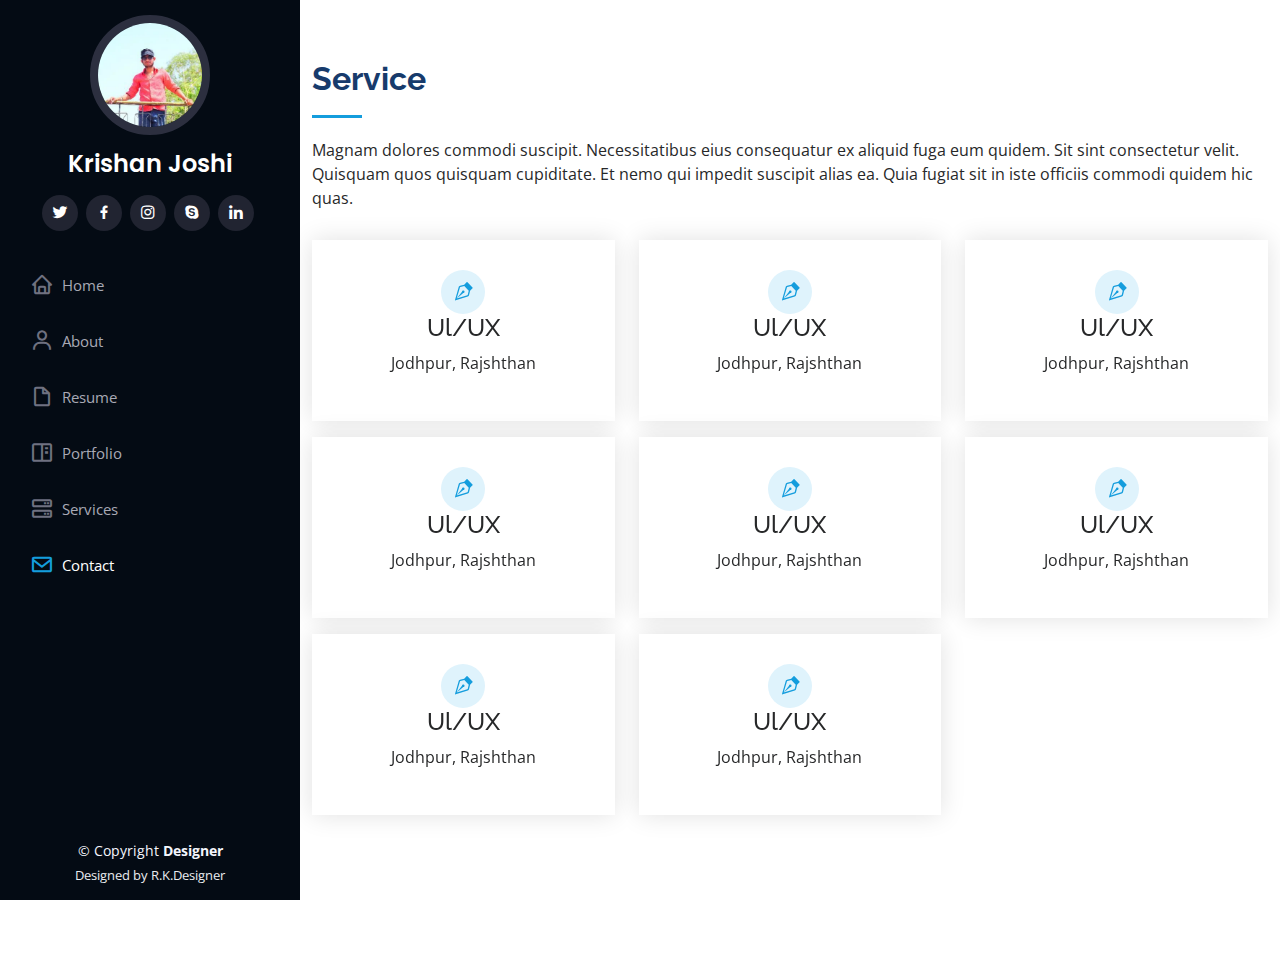
<file: se.html>
<!DOCTYPE html>
<html lang="en">

<head>
    <meta charset="utf-8">
    <meta content="width=device-width, initial-scale=1.0" name="viewport">

    <title>R.K.Designer-contact-us</title>
    <meta content="" name="description">
    <meta content="" name="keywords">

    <!-- Favicons -->
    <link href="assets/img/favicon.png" rel="icon">
    <link href="assets/img/apple-touch-icon.png" rel="apple-touch-icon">

    <!-- Google Fonts -->
    <link href="https://fonts.googleapis.com/css?family=Open+Sans:300,300i,400,400i,600,600i,700,700i|Raleway:300,300i,400,400i,500,500i,600,600i,700,700i|Poppins:300,300i,400,400i,500,500i,600,600i,700,700i" rel="stylesheet">
    <link rel="stylesheet" href="https://cdnjs.cloudflare.com/ajax/libs/font-awesome/4.7.0/css/font-awesome.min.css">

    <!-- Vendor CSS Files -->
    <link href="assets/vendor/aos/aos.css" rel="stylesheet">
    <link href="assets/vendor/bootstrap/css/bootstrap.min.css" rel="stylesheet">
    <link href="assets/vendor/bootstrap-icons/bootstrap-icons.css" rel="stylesheet">
    <link href="assets/vendor/boxicons/css/boxicons.min.css" rel="stylesheet">
    <link href="assets/vendor/glightbox/css/glightbox.min.css" rel="stylesheet">
    <link href="assets/vendor/swiper/swiper-bundle.min.css" rel="stylesheet">
    <link href="assets/css/style.css" rel="stylesheet">
    <style>
        .se-info {
            padding: 30px;
            background: white;
            width: 100%;
            box-shadow: 0 0 24px 0 rgb(0 0 0 / 12%);
            transition: all 0.5s ease-out;
        }
        
        .se-info:hover {
            background: black;
            color: white;
            border-radius: 10px;
        }
        
        .se-info span {
            display: flex;
            justify-content: center;
            align-items: center;
        }
        
        .se-info i {
            font-size: 20px;
            color: #149ddd;
            width: 44px;
            height: 44px;
            background: #dff3fc;
            display: flex;
            justify-content: center;
            align-items: center;
            border-radius: 50px;
            transition: all 0.3s ease-in-out;
        }
    </style>
</head>

<body>

    <!-- ======= Mobile nav toggle button ======= -->
    <i class="bi bi-list mobile-nav-toggle d-xl-none"></i>

    <!-- ======= Header ======= -->
    <header id="header" class="header">
        <div class="d-flex flex-column">

            <div class="profile">
                <img src="assets/img/profile-img.jpg" alt="" class="img-fluid rounded-circle">
                <h1 class="text-light"><a href="index.html">Krishan Joshi</a></h1>
                <div class="social-links mt-3 text-center">
                    <a href="#" class="twitter"><i class="bx bxl-twitter"></i></a>
                    <a href="#" class="facebook"><i class="bx bxl-facebook"></i></a>
                    <a href="#" class="instagram"><i class="bx bxl-instagram"></i></a>
                    <a href="#" class="google-plus"><i class="bx bxl-skype"></i></a>
                    <a href="#" class="linkedin"><i class="bx bxl-linkedin"></i></a>
                </div>
            </div>

            <nav id="navbar" class="nav-menu navbar">
                <ul>
                    <li><a href="index.html" class="nav-link scrollto "><i class="bx bx-home"></i> <span>Home</span></a></li>
                    <li><a href="About.html" class="nav-link scrollto"><i class="bx bx-user"></i> <span>About</span></a></li>
                    <li><a href="Resume.html" class="nav-link scrollto"><i class="bx bx-file-blank"></i> <span>Resume</span></a></li>
                    <li><a href="Portfolio.html" class="nav-link scrollto"><i class="bx bx-book-content"></i> <span>Portfolio</span></a></li>
                    <li><a href="Services.html" class="nav-link scrollto"><i class="bx bx-server"></i> <span>Services</span></a></li>
                    <li><a href="Contact.html" class="nav-link scrollto active"><i class="bx bx-envelope"></i> <span>Contact</span></a></li>
                </ul>
            </nav>

            <!-- .nav-menu -->
        </div>
    </header>
    <!-- End Header -->



    <main id="main">

        <!-- ======= Contact Section ======= -->
        <section id="contact" class="contact">
            <div class="container">

                <div class="section-title">
                    <h2>Service </h2>
                    <p>Magnam dolores commodi suscipit. Necessitatibus eius consequatur ex aliquid fuga eum quidem. Sit sint consectetur velit. Quisquam quos quisquam cupiditate. Et nemo qui impedit suscipit alias ea. Quia fugiat sit in iste officiis commodi
                        quidem hic quas.</p>
                </div>

                <div class="row" data-aos="fade-in">

                    <div class="col-lg-4 d-flex align-items-stretch pb-3">
                        <div class="se-info text-center">
                            <span>
                                <i class="bi bi-vector-pen"></i>
                            </span>

                            <h4>Ul/UX</h4>
                            <p>Jodhpur, Rajshthan</p>
                        </div>

                    </div>
                    <div class="col-lg-4 d-flex align-items-stretch pb-3">
                        <div class="se-info text-center">
                            <span>
                                <i class="bi bi-vector-pen"></i>
                            </span>

                            <h4>Ul/UX</h4>
                            <p>Jodhpur, Rajshthan</p>
                        </div>

                    </div>
                    <div class="col-lg-4 d-flex align-items-stretch pb-3">
                        <div class="se-info text-center">
                            <span>
                                <i class="bi bi-vector-pen"></i>
                            </span>

                            <h4>Ul/UX</h4>
                            <p>Jodhpur, Rajshthan</p>
                        </div>

                    </div>
                    <div class="col-lg-4 d-flex align-items-stretch pb-3">
                        <div class="se-info text-center">
                            <span>
                                <i class="bi bi-vector-pen"></i>
                            </span>

                            <h4>Ul/UX</h4>
                            <p>Jodhpur, Rajshthan</p>
                        </div>

                    </div>
                    <div class="col-lg-4 d-flex align-items-stretch pb-3">
                        <div class="se-info text-center">
                            <span>
                                <i class="bi bi-vector-pen"></i>
                            </span>

                            <h4>Ul/UX</h4>
                            <p>Jodhpur, Rajshthan</p>
                        </div>

                    </div>
                    <div class="col-lg-4 d-flex align-items-stretch pb-3">
                        <div class="se-info text-center">
                            <span>
                                <i class="bi bi-vector-pen"></i>
                            </span>

                            <h4>Ul/UX</h4>
                            <p>Jodhpur, Rajshthan</p>
                        </div>

                    </div>
                    <div class="col-lg-4 d-flex align-items-stretch pb-3">
                        <div class="se-info text-center">
                            <span>
                                <i class="bi bi-vector-pen"></i>
                            </span>

                            <h4>Ul/UX</h4>
                            <p>Jodhpur, Rajshthan</p>
                        </div>

                    </div>
                    <div class="col-lg-4 d-flex align-items-stretch pb-3">
                        <div class="se-info text-center">
                            <span>
                                <i class="bi bi-vector-pen"></i>
                            </span>

                            <h4>Ul/UX</h4>
                            <p>Jodhpur, Rajshthan</p>
                        </div>

                    </div>
                </div>

            </div>
        </section>
        <!-- End Contact Section -->

    </main>
    <!-- End #main -->

    <!-- ======= Footer ======= -->
    <footer id="footer">
        <div class="container">
            <div class="copyright">
                &copy; Copyright <strong><span>Designer</span></strong>
            </div>
            <div class="credits">
                Designed by R.K.Designer</a>
            </div>
        </div>
    </footer>
    <!-- End  Footer -->

    <a href="#" class="back-to-top d-flex align-items-center justify-content-center"><i class="bi bi-arrow-up-short"></i></a>

    <!-- Vendor JS Files -->
    <script src="assets/vendor/aos/aos.js"></script>
    <script src="assets/vendor/bootstrap/js/bootstrap.bundle.min.js"></script>
    <script src="assets/vendor/glightbox/js/glightbox.min.js"></script>
    <script src="assets/vendor/isotope-layout/isotope.pkgd.min.js"></script>
    <script src="assets/vendor/php-email-form/validate.js"></script>
    <script src="assets/vendor/purecounter/purecounter.js"></script>
    <script src="assets/vendor/swiper/swiper-bundle.min.js"></script>
    <script src="assets/vendor/typed.js/typed.min.js"></script>
    <script src="assets/vendor/waypoints/noframework.waypoints.js"></script>

    <!-- Template Main JS File -->
    <script src="assets/js/main.js"></script>

</body>

</html>
</file>
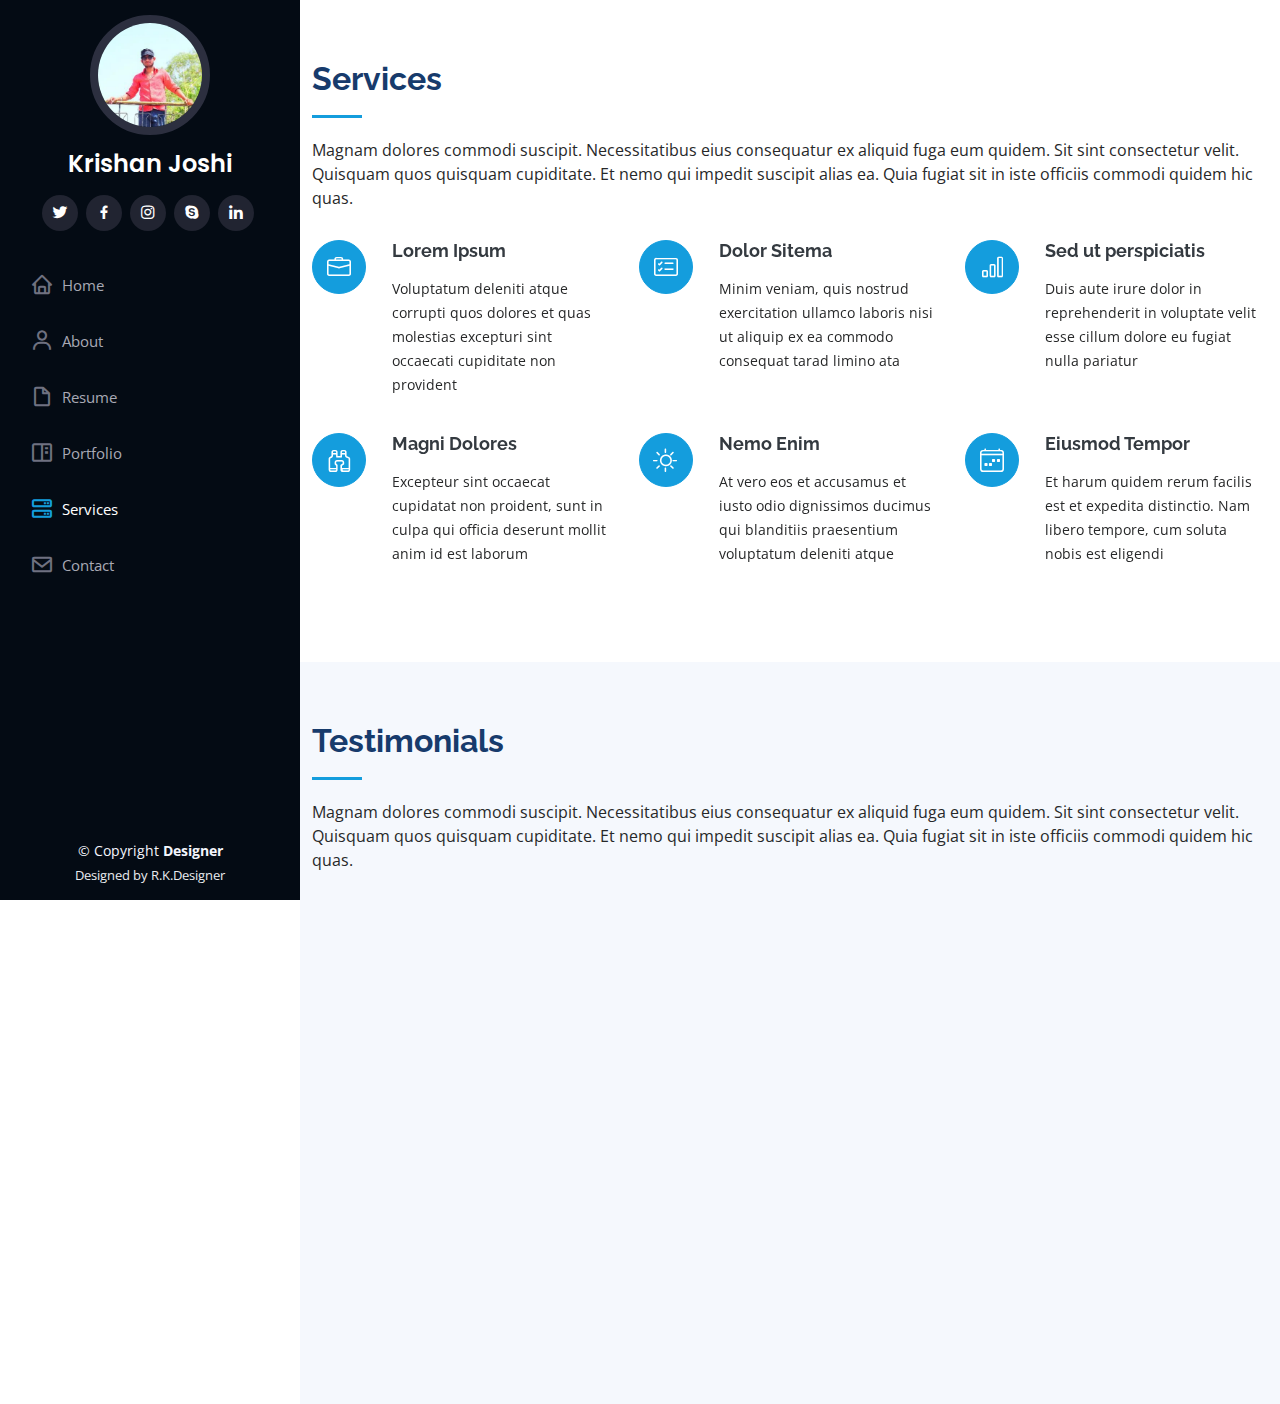
<file: Services.html>
<!DOCTYPE html>
<html lang="en">

<head>
    <meta charset="utf-8">
    <meta content="width=device-width, initial-scale=1.0" name="viewport">

    <title>R.K.Designer-Services</title>
    <meta content="" name="description">
    <meta content="" name="keywords">

    <!-- Favicons -->
    <link href="assets/img/favicon.png" rel="icon">
    <link href="assets/img/apple-touch-icon.png" rel="apple-touch-icon">

    <!-- Google Fonts -->
    <link href="https://fonts.googleapis.com/css?family=Open+Sans:300,300i,400,400i,600,600i,700,700i|Raleway:300,300i,400,400i,500,500i,600,600i,700,700i|Poppins:300,300i,400,400i,500,500i,600,600i,700,700i" rel="stylesheet">

    <!-- Vendor CSS Files -->
    <link href="assets/vendor/aos/aos.css" rel="stylesheet">
    <link href="assets/vendor/bootstrap/css/bootstrap.min.css" rel="stylesheet">
    <link href="assets/vendor/bootstrap-icons/bootstrap-icons.css" rel="stylesheet">
    <link href="assets/vendor/boxicons/css/boxicons.min.css" rel="stylesheet">
    <link href="assets/vendor/glightbox/css/glightbox.min.css" rel="stylesheet">
    <link href="assets/vendor/swiper/swiper-bundle.min.css" rel="stylesheet">

    <link href="assets/css/style.css" rel="stylesheet">


</head>

<body>

    <!-- ======= Mobile nav toggle button ======= -->
    <i class="bi bi-list mobile-nav-toggle d-xl-none"></i>

    <!-- ======= Header ======= -->
    <header id="header">
        <div class="d-flex flex-column">

            <div class="profile">
                <img src="assets/img/profile-img.jpg" alt="" class="img-fluid rounded-circle">
                <h1 class="text-light"><a href="index.html">Krishan Joshi</a></h1>
                <div class="social-links mt-3 text-center">
                    <a href="#" class="twitter"><i class="bx bxl-twitter"></i></a>
                    <a href="#" class="facebook"><i class="bx bxl-facebook"></i></a>
                    <a href="#" class="instagram"><i class="bx bxl-instagram"></i></a>
                    <a href="#" class="google-plus"><i class="bx bxl-skype"></i></a>
                    <a href="#" class="linkedin"><i class="bx bxl-linkedin"></i></a>
                </div>
            </div>

            <nav id="navbar" class="nav-menu navbar">
                <ul>
                    <li><a href="index.html" class="nav-link scrollto "><i class="bx bx-home"></i> <span>Home</span></a></li>
                    <li><a href="About.html" class="nav-link scrollto"><i class="bx bx-user"></i> <span>About</span></a></li>
                    <li><a href="Resume.html" class="nav-link scrollto"><i class="bx bx-file-blank"></i> <span>Resume</span></a></li>
                    <li><a href="Portfolio.html" class="nav-link scrollto"><i class="bx bx-book-content"></i> <span>Portfolio</span></a></li>
                    <li><a href="Services.html" class="nav-link scrollto active"><i class="bx bx-server"></i> <span>Services</span></a></li>
                    <li><a href="Contact.html" class="nav-link scrollto"><i class="bx bx-envelope"></i> <span>Contact</span></a></li>
                </ul>
            </nav>
            <!-- .nav-menu -->
        </div>
    </header>
    <!-- End Header -->
    <main id="main">


        <!-- ======= Services Section ======= -->
        <section id="services" class="services">
            <div class="container">

                <div class="section-title">
                    <h2>Services</h2>
                    <p>Magnam dolores commodi suscipit. Necessitatibus eius consequatur ex aliquid fuga eum quidem. Sit sint consectetur velit. Quisquam quos quisquam cupiditate. Et nemo qui impedit suscipit alias ea. Quia fugiat sit in iste officiis commodi
                        quidem hic quas.</p>
                </div>

                <div class="row">
                    <div class="col-lg-4 col-md-6 icon-box" data-aos="fade-up">
                        <div class="icon"><i class="bi bi-briefcase"></i></div>
                        <h4 class="title"><a href="">Lorem Ipsum</a></h4>
                        <p class="description">Voluptatum deleniti atque corrupti quos dolores et quas molestias excepturi sint occaecati cupiditate non provident</p>
                    </div>
                    <div class="col-lg-4 col-md-6 icon-box" data-aos="fade-up" data-aos-delay="100">
                        <div class="icon"><i class="bi bi-card-checklist"></i></div>
                        <h4 class="title"><a href="">Dolor Sitema</a></h4>
                        <p class="description">Minim veniam, quis nostrud exercitation ullamco laboris nisi ut aliquip ex ea commodo consequat tarad limino ata</p>
                    </div>
                    <div class="col-lg-4 col-md-6 icon-box" data-aos="fade-up" data-aos-delay="200">
                        <div class="icon"><i class="bi bi-bar-chart"></i></div>
                        <h4 class="title"><a href="">Sed ut perspiciatis</a></h4>
                        <p class="description">Duis aute irure dolor in reprehenderit in voluptate velit esse cillum dolore eu fugiat nulla pariatur</p>
                    </div>
                    <div class="col-lg-4 col-md-6 icon-box" data-aos="fade-up" data-aos-delay="300">
                        <div class="icon"><i class="bi bi-binoculars"></i></div>
                        <h4 class="title"><a href="">Magni Dolores</a></h4>
                        <p class="description">Excepteur sint occaecat cupidatat non proident, sunt in culpa qui officia deserunt mollit anim id est laborum</p>
                    </div>
                    <div class="col-lg-4 col-md-6 icon-box" data-aos="fade-up" data-aos-delay="400">
                        <div class="icon"><i class="bi bi-brightness-high"></i></div>
                        <h4 class="title"><a href="">Nemo Enim</a></h4>
                        <p class="description">At vero eos et accusamus et iusto odio dignissimos ducimus qui blanditiis praesentium voluptatum deleniti atque</p>
                    </div>
                    <div class="col-lg-4 col-md-6 icon-box" data-aos="fade-up" data-aos-delay="500">
                        <div class="icon"><i class="bi bi-calendar4-week"></i></div>
                        <h4 class="title"><a href="">Eiusmod Tempor</a></h4>
                        <p class="description">Et harum quidem rerum facilis est et expedita distinctio. Nam libero tempore, cum soluta nobis est eligendi</p>
                    </div>
                </div>

            </div>
        </section>
        <!-- End Services Section -->

        <!-- ======= Testimonials Section ======= -->
        <section id="testimonials" class="testimonials section-bg">
            <div class="container">

                <div class="section-title">
                    <h2>Testimonials</h2>
                    <p>Magnam dolores commodi suscipit. Necessitatibus eius consequatur ex aliquid fuga eum quidem. Sit sint consectetur velit. Quisquam quos quisquam cupiditate. Et nemo qui impedit suscipit alias ea. Quia fugiat sit in iste officiis commodi
                        quidem hic quas.</p>
                </div>

                <div class="testimonials-slider swiper-container" data-aos="fade-up" data-aos-delay="100">
                    <div class="swiper-wrapper">

                        <div class="swiper-slide">
                            <div class="testimonial-item" data-aos="fade-up">
                                <p>
                                    <i class="bx bxs-quote-alt-left quote-icon-left"></i> Proin iaculis purus consequat sem cure digni ssim donec porttitora entum suscipit rhoncus. Accusantium quam, ultricies eget id, aliquam eget nibh et. Maecen aliquam,
                                    risus at semper.
                                    <i class="bx bxs-quote-alt-right quote-icon-right"></i>
                                </p>
                                <img src="assets/img/testimonials/testimonials-1.jpg" class="testimonial-img" alt="">
                                <h3>Saul Goodman</h3>
                                <h4>Ceo &amp; Founder</h4>
                            </div>
                        </div>
                        <!-- End testimonial item -->

                        <div class="swiper-slide">
                            <div class="testimonial-item" data-aos="fade-up" data-aos-delay="100">
                                <p>
                                    <i class="bx bxs-quote-alt-left quote-icon-left"></i> Export tempor illum tamen malis malis eram quae irure esse labore quem cillum quid cillum eram malis quorum velit fore eram velit sunt aliqua noster fugiat irure
                                    amet legam anim culpa.
                                    <i class="bx bxs-quote-alt-right quote-icon-right"></i>
                                </p>
                                <img src="assets/img/testimonials/testimonials-2.jpg" class="testimonial-img" alt="">
                                <h3>Sara Wilsson</h3>
                                <h4>Designer</h4>
                            </div>
                        </div>
                        <!-- End testimonial item -->

                        <div class="swiper-slide">
                            <div class="testimonial-item" data-aos="fade-up" data-aos-delay="200">
                                <p>
                                    <i class="bx bxs-quote-alt-left quote-icon-left"></i> Enim nisi quem export duis labore cillum quae magna enim sint quorum nulla quem veniam duis minim tempor labore quem eram duis noster aute amet eram fore quis sint
                                    minim.
                                    <i class="bx bxs-quote-alt-right quote-icon-right"></i>
                                </p>
                                <img src="assets/img/testimonials/testimonials-3.jpg" class="testimonial-img" alt="">
                                <h3>Jena Karlis</h3>
                                <h4>Store Owner</h4>
                            </div>
                        </div>
                        <!-- End testimonial item -->

                        <div class="swiper-slide">
                            <div class="testimonial-item" data-aos="fade-up" data-aos-delay="300">
                                <p>
                                    <i class="bx bxs-quote-alt-left quote-icon-left"></i> Fugiat enim eram quae cillum dolore dolor amet nulla culpa multos export minim fugiat minim velit minim dolor enim duis veniam ipsum anim magna sunt elit fore quem
                                    dolore labore illum veniam.
                                    <i class="bx bxs-quote-alt-right quote-icon-right"></i>
                                </p>
                                <img src="assets/img/testimonials/testimonials-4.jpg" class="testimonial-img" alt="">
                                <h3>Matt Brandon</h3>
                                <h4>Freelancer</h4>
                            </div>
                        </div>
                        <!-- End testimonial item -->

                        <div class="swiper-slide">
                            <div class="testimonial-item" data-aos="fade-up" data-aos-delay="400">
                                <p>
                                    <i class="bx bxs-quote-alt-left quote-icon-left"></i> Quis quorum aliqua sint quem legam fore sunt eram irure aliqua veniam tempor noster veniam enim culpa labore duis sunt culpa nulla illum cillum fugiat legam esse
                                    veniam culpa fore nisi cillum quid.
                                    <i class="bx bxs-quote-alt-right quote-icon-right"></i>
                                </p>
                                <img src="assets/img/testimonials/testimonials-5.jpg" class="testimonial-img" alt="">
                                <h3>John Larson</h3>
                                <h4>Entrepreneur</h4>
                            </div>
                        </div>
                        <!-- End testimonial item -->

                    </div>
                    <div class="swiper-pagination"></div>
                </div>

            </div>
        </section>
        <!-- End Testimonials Section -->

    </main>
    <!-- End #main -->

    <!-- ======= Footer ======= -->
    <footer id="footer">
        <div class="container">
            <div class="copyright">
                &copy; Copyright <strong><span>Designer</span></strong>
            </div>
            <div class="credits">
                Designed by R.K.Designer</a>
            </div>
        </div>
    </footer>
    <!-- End  Footer -->

    <a href="#" class="back-to-top d-flex align-items-center justify-content-center"><i class="bi bi-arrow-up-short"></i></a>

    <!-- Vendor JS Files -->
    <script src="assets/vendor/aos/aos.js"></script>
    <script src="assets/vendor/bootstrap/js/bootstrap.bundle.min.js"></script>
    <script src="assets/vendor/glightbox/js/glightbox.min.js"></script>
    <script src="assets/vendor/isotope-layout/isotope.pkgd.min.js"></script>
    <script src="assets/vendor/php-email-form/validate.js"></script>
    <script src="assets/vendor/purecounter/purecounter.js"></script>
    <script src="assets/vendor/swiper/swiper-bundle.min.js"></script>
    <script src="assets/vendor/typed.js/typed.min.js"></script>
    <script src="assets/vendor/waypoints/noframework.waypoints.js"></script>

    <!-- Template Main JS File -->
    <script src="assets/js/main.js"></script>

</body>

</html>
</file>
<file: assets/css/style.css>
body {
    font-family: "Open Sans", sans-serif;
    color: #272829;
}

a {
    color: #149ddd;
    text-decoration: none;
}

a:hover {
    color: #37b3ed;
    text-decoration: none;
}

h1,
h2,
h3,
h4,
h5,
h6 {
    font-family: "Raleway", sans-serif;
}


/*--------------------------------------------------------------
# Back to top button
--------------------------------------------------------------*/

.back-to-top {
    position: fixed;
    visibility: hidden;
    opacity: 0;
    right: 15px;
    bottom: 15px;
    z-index: 996;
    background: #149ddd;
    width: 40px;
    height: 40px;
    border-radius: 50px;
    transition: all 0.4s;
}

.back-to-top i {
    font-size: 28px;
    color: #fff;
    line-height: 0;
}

.back-to-top:hover {
    background: #2eafec;
    color: #fff;
}

.back-to-top.active {
    visibility: visible;
    opacity: 1;
}


/*--------------------------------------------------------------
# Header
--------------------------------------------------------------*/

#header {
    position: fixed;
    top: 0;
    left: 0;
    bottom: 0;
    width: 300px;
    transition: all ease-in-out 0.5s;
    z-index: 9997;
    transition: all 0.5s;
    padding: 0 15px;
    background: #040b14;
    overflow-y: auto;
}

#header .profile img {
    margin: 15px auto;
    display: block;
    width: 120px;
    border: 8px solid #2c2f3f;
}

#header .profile h1 {
    font-size: 24px;
    margin: 0;
    padding: 0;
    font-weight: 600;
    -moz-text-align-last: center;
    text-align-last: center;
    font-family: "Poppins", sans-serif;
}

#header .profile h1 a,
#header .profile h1 a:hover {
    color: #fff;
    text-decoration: none;
}

#header .profile .social-links a {
    font-size: 18px;
    display: inline-block;
    background: #212431;
    color: #fff;
    line-height: 1;
    padding: 8px 0;
    margin-right: 4px;
    border-radius: 50%;
    text-align: center;
    width: 36px;
    height: 36px;
    transition: 0.3s;
}

#header .profile .social-links a:hover {
    background: #149ddd;
    color: #fff;
    text-decoration: none;
}

#main {
    margin-left: 300px;
}

@media (max-width: 1199px) {
    #header {
        left: -300px;
    }
    #main {
        margin-left: 0;
    }
}

#header {
    overflow-y: auto;
}


/* width */

#header::-webkit-scrollbar {
    width: 10px;
    height: 6px;
    overflow-y: auto;
}


/* Track */

#header::-webkit-scrollbar-track {
    background: #040b14;
}


/* Handle */

#header ::-webkit-scrollbar-thumb {
    background: #040b14;
}


/* Handle on hover */

#header::-webkit-scrollbar-thumb:hover {
    background: #040b14;
    transform-origin: right top;
}


/*--------------------------------------------------------------
# Navigation Menu
--------------------------------------------------------------*/


/* Desktop Navigation */

.nav-menu {
    padding: 30px 0 0 0;
}

.nav-menu * {
    margin: 0;
    padding: 0;
    list-style: none;
}

.nav-menu>ul>li {
    position: relative;
    white-space: nowrap;
}

.nav-menu a,
.nav-menu a:focus {
    display: flex;
    align-items: center;
    color: #a8a9b4;
    padding: 12px 15px;
    margin-bottom: 8px;
    transition: 0.3s;
    font-size: 15px;
}

.nav-menu a i,
.nav-menu a:focus i {
    font-size: 24px;
    padding-right: 8px;
    color: #6f7180;
}

.nav-menu a:hover,
.nav-menu .active,
.nav-menu .active:focus,
.nav-menu li:hover>a {
    text-decoration: none;
    color: #fff;
}

.nav-menu a:hover i,
.nav-menu .active i,
.nav-menu .active:focus i,
.nav-menu li:hover>a i {
    color: #149ddd;
}


/* Mobile Navigation */

.mobile-nav-toggle {
    position: fixed;
    right: 15px;
    top: 15px;
    z-index: 9998;
    border: 0;
    font-size: 24px;
    transition: all 0.4s;
    outline: none !important;
    background-color: #149ddd;
    color: #fff;
    width: 40px;
    height: 40px;
    display: inline-flex;
    align-items: center;
    justify-content: center;
    line-height: 0;
    border-radius: 50px;
    cursor: pointer;
}

.mobile-nav-active {
    overflow: hidden;
}

.mobile-nav-active #header {
    left: 0;
}


/*--------------------------------------------------------------
# Hero Section
--------------------------------------------------------------*/

#hero {
    width: 100%;
    height: 100vh;
    background: url("../img/12.jpg") top center;
    background-size: cover;
}

#hero:before {
    content: "";
    background: rgba(5, 13, 24, 0.3);
    position: absolute;
    bottom: 0;
    top: 0;
    left: 0;
    right: 0;
    z-index: 1;
}

#hero .hero-container {
    position: relative;
    z-index: 2;
    min-width: 300px;
}

#hero h1 {
    margin: 0 0 10px 0;
    font-size: 64px;
    font-weight: 700;
    line-height: 56px;
    color: #fff;
}

#hero p {
    color: #fff;
    margin-bottom: 50px;
    font-size: 26px;
    font-family: "Poppins", sans-serif;
}

#hero p span {
    color: #fff;
    padding-bottom: 4px;
    letter-spacing: 1px;
    border-bottom: 3px solid #149ddd;
}

@media (min-width: 1024px) {
    #hero {
        background-attachment: fixed;
    }
}

@media (max-width: 768px) {
    #hero h1 {
        font-size: 28px;
        line-height: 36px;
    }
    #hero h2 {
        font-size: 18px;
        line-height: 24px;
        margin-bottom: 30px;
    }
}


/*--------------------------------------------------------------
# Sections General
--------------------------------------------------------------*/

section {
    padding: 60px 0;
    overflow: hidden;
}

.section-bg {
    background: #f5f8fd;
}

.section-title {
    padding-bottom: 30px;
}

.section-title h2 {
    font-size: 32px;
    font-weight: bold;
    margin-bottom: 20px;
    padding-bottom: 20px;
    position: relative;
    color: #173b6c;
}

.section-title h2::after {
    content: '';
    position: absolute;
    display: block;
    width: 50px;
    height: 3px;
    background: #149ddd;
    bottom: 0;
    left: 0;
}

.section-title p {
    margin-bottom: 0;
}


/*--------------------------------------------------------------
# About
--------------------------------------------------------------*/

.about .content h3 {
    font-weight: 700;
    font-size: 26px;
    color: #173b6c;
}

.about .content ul {
    list-style: none;
    padding: 0;
}

.about .content ul li {
    margin-bottom: 20px;
    display: flex;
    align-items: center;
}

.about .content ul strong {
    margin-right: 10px;
}

.about .content ul i {
    font-size: 16px;
    margin-right: 5px;
    color: #149ddd;
    line-height: 0;
}

.about .content p:last-child {
    margin-bottom: 0;
}


/*--------------------------------------------------------------
# Facts
--------------------------------------------------------------*/

.facts {
    padding-bottom: 30px;
}

.facts .count-box {
    padding: 30px;
    width: 100%;
}

.facts .count-box i {
    display: block;
    font-size: 44px;
    color: #149ddd;
    float: left;
    line-height: 0;
}

.facts .count-box span {
    font-size: 48px;
    line-height: 40px;
    display: block;
    font-weight: 700;
    color: #050d18;
    margin-left: 60px;
}

.facts .count-box p {
    padding: 15px 0 0 0;
    margin: 0 0 0 60px;
    font-family: "Raleway", sans-serif;
    font-size: 14px;
    color: #122f57;
}

.facts .count-box a {
    font-weight: 600;
    display: block;
    margin-top: 20px;
    color: #122f57;
    font-size: 15px;
    font-family: "Poppins", sans-serif;
    transition: ease-in-out 0.3s;
}

.facts .count-box a:hover {
    color: #1f5297;
}


/*--------------------------------------------------------------
# Akills
--------------------------------------------------------------*/

.skills .progress {
    height: 60px;
    display: block;
    background: none;
    border-radius: 0;
}

.skills .progress .skill {
    padding: 0;
    margin: 0 0 6px 0;
    text-transform: uppercase;
    display: block;
    font-weight: 600;
    font-family: "Poppins", sans-serif;
    color: #050d18;
}

.skills .progress .skill .val {
    float: right;
    font-style: normal;
}

.skills .progress-bar-wrap {
    background: #dce8f8;
    height: 10px;
}

.skills .progress-bar {
    width: 1px;
    height: 10px;
    transition: .9s;
    background-color: #149ddd;
}


/*--------------------------------------------------------------
# Resume
--------------------------------------------------------------*/

.resume .resume-title {
    font-size: 26px;
    font-weight: 700;
    margin-top: 20px;
    margin-bottom: 20px;
    color: #050d18;
}

.resume .resume-item {
    padding: 0 0 20px 20px;
    margin-top: -2px;
    border-left: 2px solid #1f5297;
    position: relative;
}

.resume .resume-item h4 {
    line-height: 18px;
    font-size: 18px;
    font-weight: 600;
    text-transform: uppercase;
    font-family: "Poppins", sans-serif;
    color: #050d18;
    margin-bottom: 10px;
}

.resume .resume-item h5 {
    font-size: 16px;
    background: #e4edf9;
    padding: 5px 15px;
    display: inline-block;
    font-weight: 600;
    margin-bottom: 10px;
}

.resume .resume-item ul {
    padding-left: 20px;
}

.resume .resume-item ul li {
    padding-bottom: 10px;
}

.resume .resume-item:last-child {
    padding-bottom: 0;
}

.resume .resume-item::before {
    content: "";
    position: absolute;
    width: 16px;
    height: 16px;
    border-radius: 50px;
    left: -9px;
    top: 0;
    background: #fff;
    border: 2px solid #1f5297;
}


/*--------------------------------------------------------------
# Portfolio
--------------------------------------------------------------*/

.portfolio .portfolio-item {
    margin-bottom: 30px;
}

.portfolio #portfolio-flters {
    padding: 0;
    margin: 0 auto 35px auto;
    list-style: none;
    text-align: center;
    background: #fff;
    border-radius: 50px;
    padding: 2px 15px;
}

.portfolio #portfolio-flters li {
    cursor: pointer;
    display: inline-block;
    padding: 10px 15px 8px 15px;
    font-size: 14px;
    font-weight: 600;
    line-height: 1;
    text-transform: uppercase;
    color: #272829;
    margin-bottom: 5px;
    transition: all 0.3s ease-in-out;
}

.portfolio #portfolio-flters li:hover,
.portfolio #portfolio-flters li.filter-active {
    color: #149ddd;
}

.portfolio #portfolio-flters li:last-child {
    margin-right: 0;
}

.portfolio .portfolio-wrap {
    transition: 0.3s;
    position: relative;
    overflow: hidden;
    z-index: 1;
}

.portfolio .portfolio-wrap::before {
    content: "";
    background: rgba(255, 255, 255, 0.5);
    position: absolute;
    left: 0;
    right: 0;
    top: 0;
    bottom: 0;
    transition: all ease-in-out 0.3s;
    z-index: 2;
    opacity: 0;
}

.portfolio .portfolio-wrap .portfolio-links {
    opacity: 1;
    left: 0;
    right: 0;
    bottom: -60px;
    z-index: 3;
    position: absolute;
    transition: all ease-in-out 0.3s;
    display: flex;
    justify-content: center;
}

.portfolio .portfolio-wrap .portfolio-links a {
    color: #fff;
    font-size: 28px;
    text-align: center;
    background: rgba(20, 157, 221, 0.75);
    transition: 0.3s;
    width: 50%;
}

.portfolio .portfolio-wrap .portfolio-links a:hover {
    background: rgba(20, 157, 221, 0.95);
}

.portfolio .portfolio-wrap .portfolio-links a+a {
    border-left: 1px solid #37b3ed;
}

.portfolio .portfolio-wrap:hover::before {
    top: 0;
    left: 0;
    right: 0;
    bottom: 0;
    opacity: 1;
}

.portfolio .portfolio-wrap:hover .portfolio-links {
    opacity: 1;
    bottom: 0;
}


/*--------------------------------------------------------------
# Portfolio Details
--------------------------------------------------------------*/

.portfolio-details {
    padding-top: 40px;
}

.portfolio-details .portfolio-details-slider img {
    width: 100%;
}

.portfolio-details .portfolio-details-slider .swiper-pagination {
    margin-top: 20px;
    position: relative;
}

.portfolio-details .portfolio-details-slider .swiper-pagination .swiper-pagination-bullet {
    width: 12px;
    height: 12px;
    background-color: #fff;
    opacity: 1;
    border: 1px solid #149ddd;
}

.portfolio-details .portfolio-details-slider .swiper-pagination .swiper-pagination-bullet-active {
    background-color: #149ddd;
}

.portfolio-details .portfolio-info {
    padding: 30px;
    box-shadow: 0px 0 30px rgba(5, 13, 24, 0.08);
}

.portfolio-details .portfolio-info h3 {
    font-size: 22px;
    font-weight: 700;
    margin-bottom: 20px;
    padding-bottom: 20px;
    border-bottom: 1px solid #eee;
}

.portfolio-details .portfolio-info ul {
    list-style: none;
    padding: 0;
    font-size: 15px;
}

.portfolio-details .portfolio-info ul li+li {
    margin-top: 10px;
}

.portfolio-details .portfolio-description {
    padding-top: 30px;
}

.portfolio-details .portfolio-description h2 {
    font-size: 26px;
    font-weight: 700;
    margin-bottom: 20px;
}

.portfolio-details .portfolio-description p {
    padding: 0;
}


/*--------------------------------------------------------------
# Services
--------------------------------------------------------------*/

.services .icon-box {
    margin-bottom: 20px;
}

.services .icon {
    float: left;
    display: flex;
    align-items: center;
    justify-content: center;
    width: 54px;
    height: 54px;
    background: #149ddd;
    border-radius: 50%;
    transition: 0.5s;
    border: 1px solid #149ddd;
}

.services .icon i {
    color: #fff;
    font-size: 24px;
    line-height: 0;
}

.services .icon-box:hover .icon {
    background: #fff;
}

.services .icon-box:hover .icon i {
    color: #149ddd;
}

.services .title {
    margin-left: 80px;
    font-weight: 700;
    margin-bottom: 15px;
    font-size: 18px;
}

.services .title a {
    color: #343a40;
}

.services .title a:hover {
    color: #149ddd;
}

.services .description {
    margin-left: 80px;
    line-height: 24px;
    font-size: 14px;
}


/*--------------------------------------------------------------
# Testimonials
--------------------------------------------------------------*/

.testimonials .testimonial-item {
    box-sizing: content-box;
    text-align: center;
    min-height: 320px;
}

.testimonials .testimonial-item .testimonial-img {
    width: 90px;
    border-radius: 50%;
    margin: 0 auto;
}

.testimonials .testimonial-item h3 {
    font-size: 18px;
    font-weight: bold;
    margin: 10px 0 5px 0;
    color: #111;
}

.testimonials .testimonial-item h4 {
    font-size: 14px;
    color: #999;
    margin: 0;
}

.testimonials .testimonial-item .quote-icon-left,
.testimonials .testimonial-item .quote-icon-right {
    color: #c3e8fa;
    font-size: 26px;
}

.testimonials .testimonial-item .quote-icon-left {
    display: inline-block;
    left: -5px;
    position: relative;
}

.testimonials .testimonial-item .quote-icon-right {
    display: inline-block;
    right: -5px;
    position: relative;
    top: 10px;
}

.testimonials .testimonial-item p {
    font-style: italic;
    margin: 0 15px 15px 15px;
    padding: 20px;
    background: #fff;
    position: relative;
    margin-bottom: 35px;
    border-radius: 6px;
    box-shadow: 0px 2px 15px rgba(0, 0, 0, 0.1);
}

.testimonials .testimonial-item p::after {
    content: "";
    width: 0;
    height: 0;
    border-top: 20px solid #fff;
    border-right: 20px solid transparent;
    border-left: 20px solid transparent;
    position: absolute;
    bottom: -20px;
    left: calc(50% - 20px);
}

.testimonials .swiper-pagination {
    margin-top: 20px;
    position: relative;
}

.testimonials .swiper-pagination .swiper-pagination-bullet {
    width: 12px;
    height: 12px;
    background-color: #fff;
    opacity: 1;
    border: 1px solid #149ddd;
}

.testimonials .swiper-pagination .swiper-pagination-bullet-active {
    background-color: #149ddd;
}


/*--------------------------------------------------------------
# Contact
--------------------------------------------------------------*/

.contact {
    padding-bottom: 130px;
}

.contact .info {
    padding: 30px;
    background: #fff;
    width: 100%;
    box-shadow: 0 0 24px 0 rgba(0, 0, 0, 0.12);
}

.contact .info i {
    font-size: 20px;
    color: #149ddd;
    float: left;
    width: 44px;
    height: 44px;
    background: #dff3fc;
    display: flex;
    justify-content: center;
    align-items: center;
    border-radius: 50px;
    transition: all 0.3s ease-in-out;
}

.contact .info h4 {
    padding: 0 0 0 60px;
    font-size: 22px;
    font-weight: 600;
    margin-bottom: 5px;
    color: #050d18;
}

.contact .info p {
    padding: 0 0 10px 60px;
    margin-bottom: 20px;
    font-size: 14px;
    color: #173b6c;
}

.contact .info .email p {
    padding-top: 5px;
}

.contact .info .social-links {
    padding-left: 60px;
}

.contact .info .social-links a {
    font-size: 18px;
    display: inline-block;
    background: #333;
    color: #fff;
    line-height: 1;
    padding: 8px 0;
    border-radius: 50%;
    text-align: center;
    width: 36px;
    height: 36px;
    transition: 0.3s;
    margin-right: 10px;
}

.contact .info .social-links a:hover {
    background: #149ddd;
    color: #fff;
}

.contact .info .email:hover i,
.contact .info .address:hover i,
.contact .info .phone:hover i {
    background: #149ddd;
    color: #fff;
}

.contact .php-email-form {
    width: 100%;
    padding: 30px;
    background: #fff;
    box-shadow: 0 0 24px 0 rgba(0, 0, 0, 0.12);
}

.contact .php-email-form .form-group {
    padding-bottom: 8px;
}

.contact .php-email-form .validate {
    display: none;
    color: red;
    margin: 0 0 15px 0;
    font-weight: 400;
    font-size: 13px;
}

.contact .php-email-form .error-message {
    display: none;
    color: #fff;
    background: #ed3c0d;
    text-align: left;
    padding: 15px;
    font-weight: 600;
}

.contact .php-email-form .error-message br+br {
    margin-top: 25px;
}

.contact .php-email-form .sent-message {
    display: none;
    color: #fff;
    background: #18d26e;
    text-align: center;
    padding: 15px;
    font-weight: 600;
}

.contact .php-email-form .loading {
    display: none;
    background: #fff;
    text-align: center;
    padding: 15px;
}

.contact .php-email-form .loading:before {
    content: "";
    display: inline-block;
    border-radius: 50%;
    width: 24px;
    height: 24px;
    margin: 0 10px -6px 0;
    border: 3px solid #18d26e;
    border-top-color: #eee;
    -webkit-animation: animate-loading 1s linear infinite;
    animation: animate-loading 1s linear infinite;
}

.contact .php-email-form .form-group {
    margin-bottom: 15px;
}

.contact .php-email-form label {
    padding-bottom: 8px;
}

.contact .php-email-form input,
.contact .php-email-form textarea {
    border-radius: 0;
    box-shadow: none;
    font-size: 14px;
}

.contact .php-email-form input {
    height: 44px;
}

.contact .php-email-form textarea {
    padding: 10px 15px;
}

.contact .php-email-form button[type="submit"] {
    background: #149ddd;
    border: 0;
    padding: 10px 24px;
    color: #fff;
    transition: 0.4s;
    border-radius: 4px;
}

.contact .php-email-form button[type="submit"]:hover {
    background: #37b3ed;
}

@-webkit-keyframes animate-loading {
    0% {
        transform: rotate(0deg);
    }
    100% {
        transform: rotate(360deg);
    }
}

@keyframes animate-loading {
    0% {
        transform: rotate(0deg);
    }
    100% {
        transform: rotate(360deg);
    }
}


/*--------------------------------------------------------------
# Breadcrumbs
--------------------------------------------------------------*/

.breadcrumbs {
    padding: 20px 0;
    background: #f9f9f9;
}

.breadcrumbs h2 {
    font-size: 26px;
    font-weight: 300;
}

.breadcrumbs ol {
    display: flex;
    flex-wrap: wrap;
    list-style: none;
    padding: 0;
    margin: 0;
    font-size: 15px;
}

.breadcrumbs ol li+li {
    padding-left: 10px;
}

.breadcrumbs ol li+li::before {
    display: inline-block;
    padding-right: 10px;
    color: #0e2442;
    content: "/";
}

@media (max-width: 768px) {
    .breadcrumbs .d-flex {
        display: block !important;
    }
    .breadcrumbs ol {
        display: block;
    }
    .breadcrumbs ol li {
        display: inline-block;
    }
}


/*--------------------------------------------------------------
# Footer
--------------------------------------------------------------*/

#footer {
    padding: 15px;
    color: #f4f6fd;
    font-size: 14px;
    position: fixed;
    left: 0;
    bottom: 0;
    width: 300px;
    z-index: 9999;
    background: #040b14;
}

#footer .copyright {
    text-align: center;
}

#footer .credits {
    padding-top: 5px;
    text-align: center;
    font-size: 13px;
    color: #eaebf0;
}

@media (max-width: 1199px) {
    #footer {
        position: static;
        width: auto;
        padding-right: 20px 15px;
    }
}
</file>
